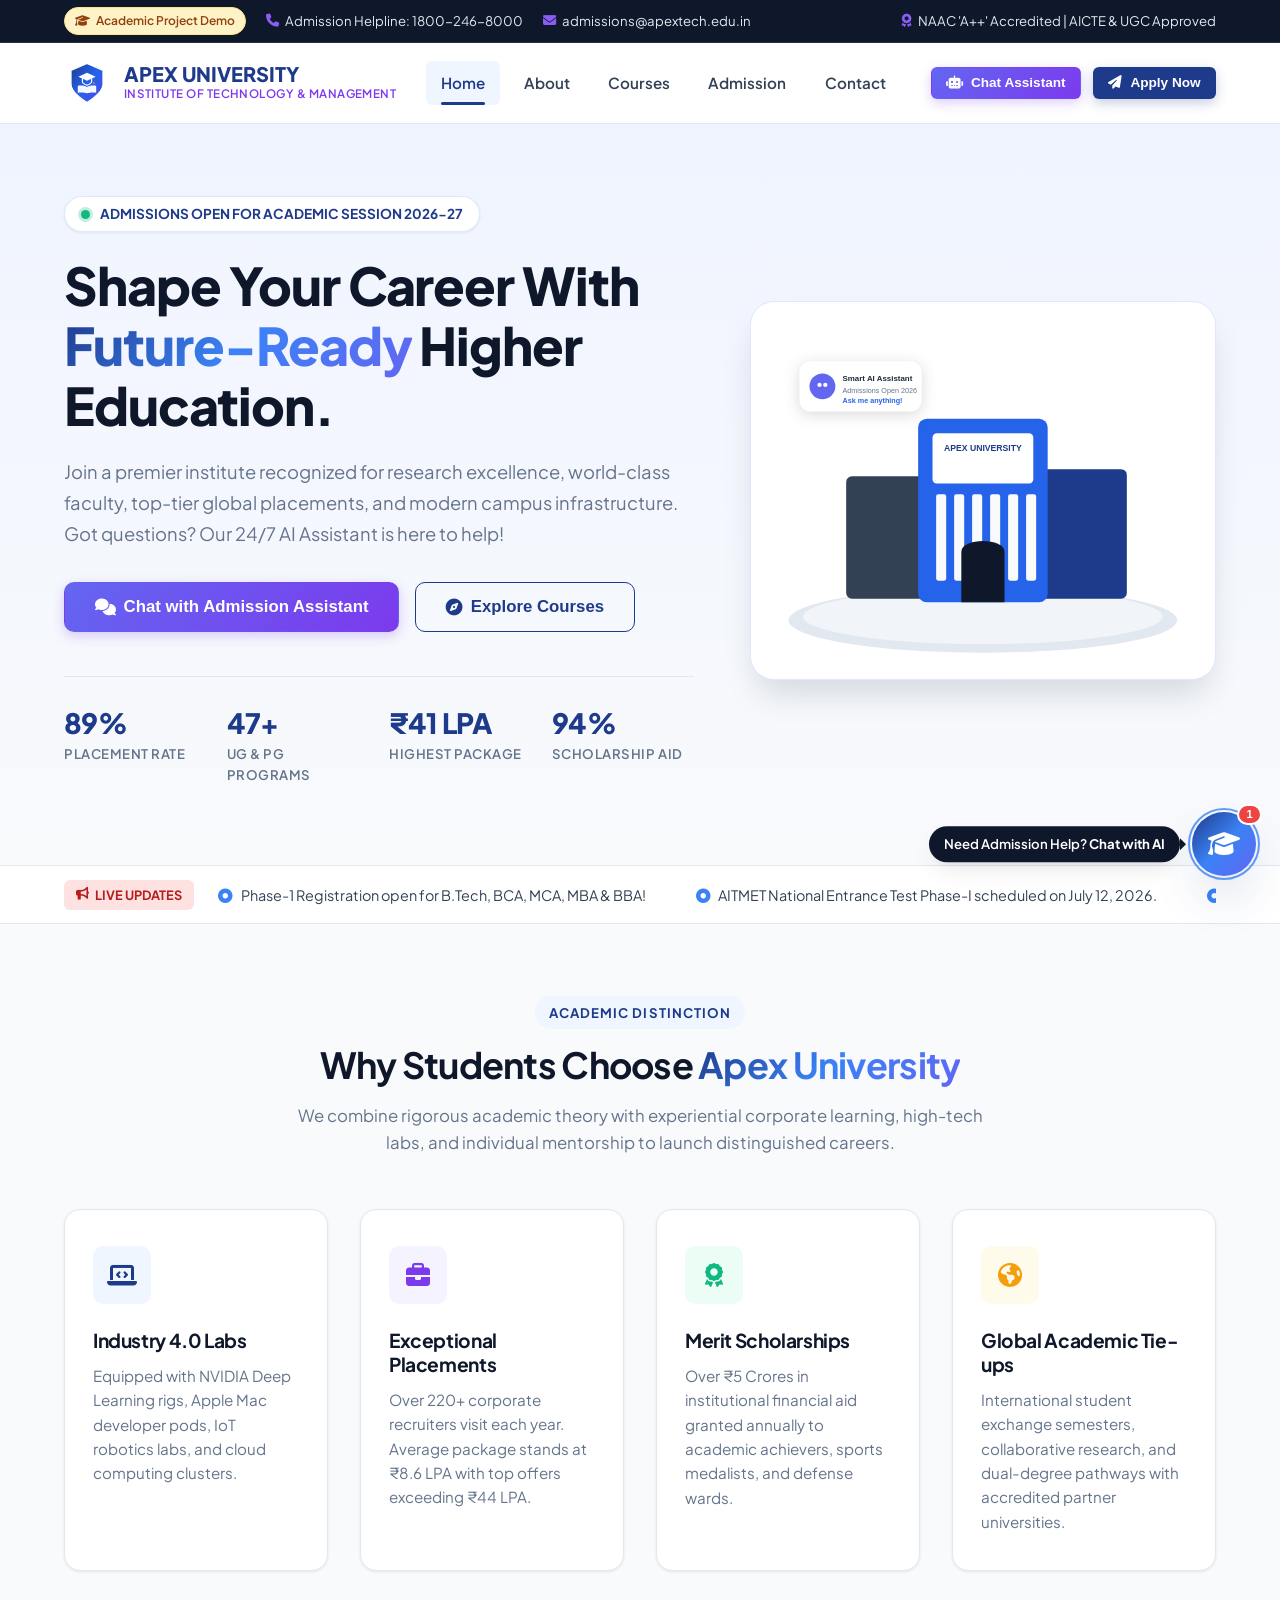
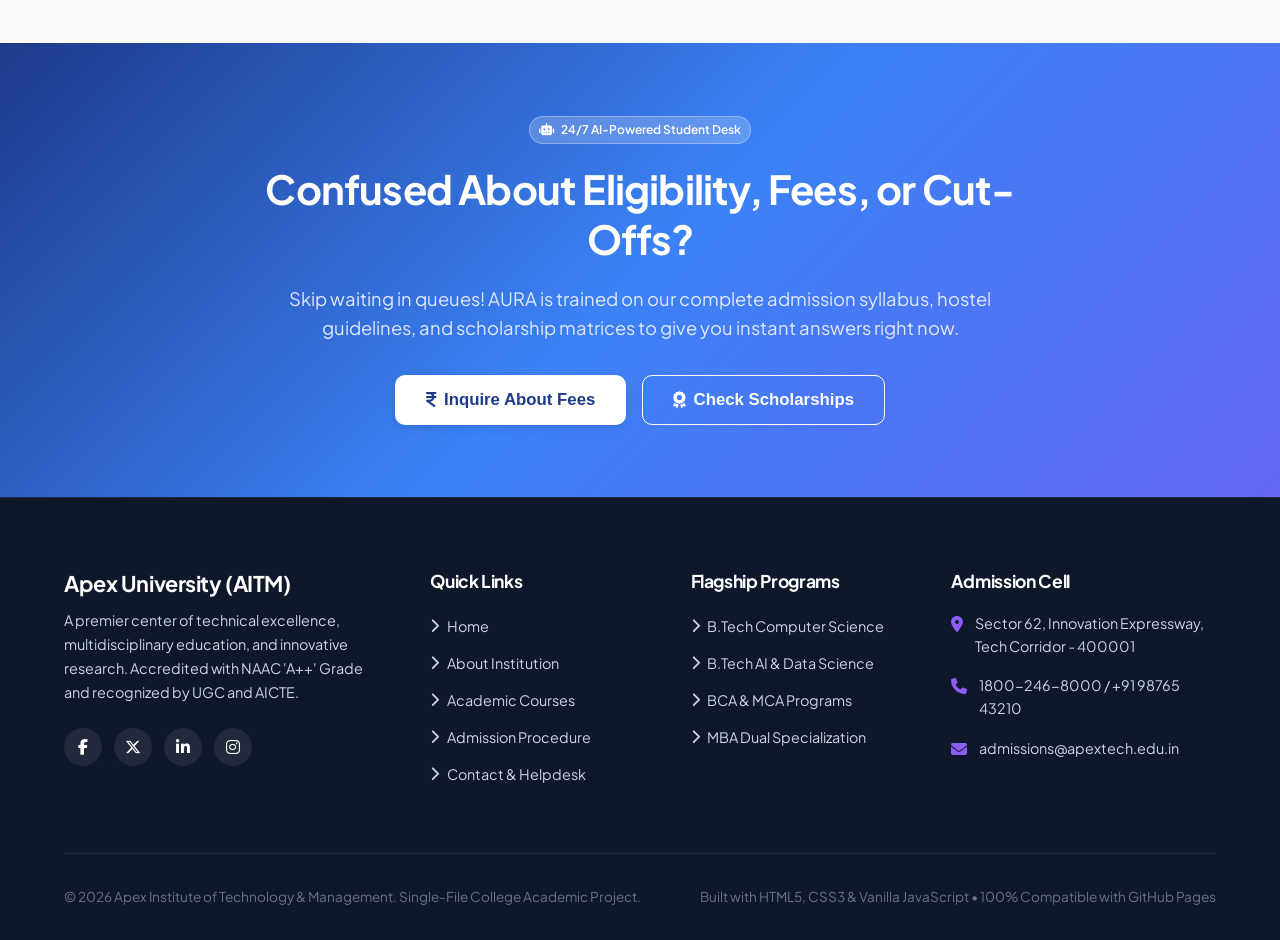
<file: index.html>
<!DOCTYPE html>
<html lang="en">
<head>
  <meta charset="UTF-8">
  <meta name="viewport" content="width=device-width, initial-scale=1.0">
  <meta name="description" content="Smart College Admission Assistant – AI-Based Student Query Chatbot Web Application. Single-File All-in-One Educational Portal.">
  <title>Apex Institute of Technology & Management | Smart Admission Assistant</title>

  <!-- Favicon (Inline SVG Data URI) -->
  <link rel="icon" type="image/svg+xml" href="data:image/svg+xml,<svg xmlns='http://www.w3.org/2000/svg' viewBox='0 0 64 64'><defs><linearGradient id='favGrad' x1='0%25' y1='0%25' x2='100%25' y2='100%25'><stop offset='0%25' stop-color='%231e3a8a'/><stop offset='100%25' stop-color='%234f46e5'/></linearGradient></defs><rect width='64' height='64' rx='16' fill='url(%23favGrad)'/><path d='M32 14 L52 24 L32 34 L12 24 Z' fill='%23ffffff'/><path d='M22 29 V38 C22 43 32 46 32 46 C32 46 42 43 42 38 V29' fill='none' stroke='%23ffffff' stroke-width='3' stroke-linecap='round'/><circle cx='48' cy='38' r='3' fill='%23f59e0b'/><line x1='48' y1='26' x2='48' y2='36' stroke='%23f59e0b' stroke-width='2.5'/></svg>">

  <!-- Google Fonts: Plus Jakarta Sans -->
  <link rel="preconnect" href="https://fonts.googleapis.com">
  <link rel="preconnect" href="https://fonts.gstatic.com" crossorigin>
  <link href="https://fonts.googleapis.com/css2?family=Plus+Jakarta+Sans:wght@300;400;500;600;700;800&display=swap" rel="stylesheet">

  <!-- Font Awesome 6 Icons (CDN) -->
  <link rel="stylesheet" href="https://cdnjs.cloudflare.com/ajax/libs/font-awesome/6.5.1/css/all.min.css" integrity="sha512-DTOQO9RWCH3ppGqcWaEA1BIZOC6xxalwEsw9c2QQeAIftl+Vegovlnee1c9QX4TctnWMn13TZye+giMm8e2LwA==" crossorigin="anonymous" referrerpolicy="no-referrer" />

  <!-- ======================================================================
       ALL STYLES (COMPLETE EMBEDDED CSS3 DESIGN SYSTEM)
       ====================================================================== -->
  <style>
    /* CSS Variables & Academic Theme */
    :root {
      --primary: #1e3a8a;
      --primary-hover: #1e40af;
      --primary-light: #3b82f6;
      --primary-subtle: #eff6ff;
      --primary-dark: #0f172a;

      --accent: #6366f1;
      --accent-purple: #7c3aed;
      --accent-light: #8b5cf6;
      --accent-subtle: #f5f3ff;
      --accent-gradient: linear-gradient(135deg, #1e3a8a 0%, #3b82f6 50%, #6366f1 100%);
      --purple-gradient: linear-gradient(135deg, #6366f1 0%, #7c3aed 100%);

      --bg-body: #f8fafc;
      --bg-surface: #ffffff;
      --bg-alt: #f1f5f9;

      --text-main: #0f172a;
      --text-body: #334155;
      --text-muted: #64748b;
      --text-light: #94a3b8;
      --text-white: #ffffff;

      --success: #10b981;
      --success-bg: #ecfdf5;
      --warning: #f59e0b;
      --warning-bg: #fffbeb;
      --danger: #ef4444;
      --danger-bg: #fef2f2;

      --border-color: #e2e8f0;
      --shadow-sm: 0 1px 3px rgba(15, 23, 42, 0.08);
      --shadow-md: 0 4px 12px -2px rgba(15, 23, 42, 0.08), 0 2px 6px -1px rgba(15, 23, 42, 0.04);
      --shadow-lg: 0 10px 25px -5px rgba(15, 23, 42, 0.1), 0 8px 10px -6px rgba(15, 23, 42, 0.05);
      --shadow-xl: 0 20px 35px -8px rgba(15, 23, 42, 0.15);
      --shadow-floating: 0 25px 50px -12px rgba(30, 58, 138, 0.28);

      --radius-sm: 6px;
      --radius-md: 10px;
      --radius-lg: 16px;
      --radius-xl: 24px;
      --radius-full: 9999px;
      --transition: all 0.25s cubic-bezier(0.4, 0, 0.2, 1);
      --container-max: 1200px;
      --header-height: 80px;
    }

    *, *::before, *::after {
      box-sizing: border-box;
      margin: 0;
      padding: 0;
    }

    html {
      scroll-behavior: smooth;
      font-size: 16px;
    }

    body {
      font-family: 'Plus Jakarta Sans', -apple-system, BlinkMacSystemFont, 'Segoe UI', Roboto, sans-serif;
      background-color: var(--bg-body);
      color: var(--text-body);
      line-height: 1.6;
      overflow-x: hidden;
      -webkit-font-smoothing: antialiased;
    }

    h1, h2, h3, h4, h5, h6 {
      color: var(--text-main);
      font-weight: 700;
      line-height: 1.25;
      letter-spacing: -0.02em;
    }

    p { margin-bottom: 1rem; }
    p:last-child { margin-bottom: 0; }
    a { color: var(--primary-light); text-decoration: none; transition: var(--transition); cursor: pointer; }
    a:hover { color: var(--primary); }
    img, svg { display: block; max-width: 100%; }
    ul { list-style: none; }

    /* Single-File Page View Mechanism */
    .page-view {
      display: none;
      animation: fadeInView 0.35s ease;
    }
    .page-view.active {
      display: block;
    }
    @keyframes fadeInView {
      from { opacity: 0; transform: translateY(8px); }
      to { opacity: 1; transform: translateY(0); }
    }

    /* Layout & Utilities */
    .container {
      width: 100%;
      max-width: var(--container-max);
      margin-left: auto;
      margin-right: auto;
      padding-left: 1.5rem;
      padding-right: 1.5rem;
    }

    .section-padding {
      padding-top: 4.5rem;
      padding-bottom: 4.5rem;
    }

    .section-title-wrap {
      text-align: center;
      max-width: 720px;
      margin: 0 auto 3.25rem auto;
    }

    .section-subtitle {
      display: inline-block;
      font-size: 0.825rem;
      font-weight: 700;
      text-transform: uppercase;
      letter-spacing: 0.08em;
      color: var(--primary);
      background: var(--primary-subtle);
      padding: 0.35rem 0.9rem;
      border-radius: var(--radius-full);
      margin-bottom: 0.85rem;
    }

    .section-subtitle.purple {
      color: var(--accent-purple);
      background: var(--accent-subtle);
    }

    .section-title {
      font-size: 2.25rem;
      margin-bottom: 1rem;
    }

    .section-desc {
      font-size: 1.05rem;
      color: var(--text-muted);
    }

    .text-gradient {
      background: var(--accent-gradient);
      -webkit-background-clip: text;
      -webkit-text-fill-color: transparent;
    }

    .demo-tag {
      display: inline-flex;
      align-items: center;
      gap: 0.4rem;
      background: #fef3c7;
      color: #92400e;
      font-size: 0.75rem;
      font-weight: 600;
      padding: 0.2rem 0.6rem;
      border-radius: var(--radius-full);
      border: 1px solid #fde68a;
    }

    /* Buttons */
    .btn {
      display: inline-flex;
      align-items: center;
      justify-content: center;
      gap: 0.5rem;
      font-weight: 600;
      font-size: 0.95rem;
      padding: 0.75rem 1.5rem;
      border-radius: var(--radius-md);
      border: 1px solid transparent;
      cursor: pointer;
      transition: var(--transition);
      text-align: center;
      white-space: nowrap;
    }

    .btn-primary {
      background: var(--primary);
      color: var(--text-white);
      box-shadow: 0 4px 12px rgba(30, 58, 138, 0.25);
    }
    .btn-primary:hover {
      background: var(--primary-hover);
      color: var(--text-white);
      transform: translateY(-2px);
      box-shadow: 0 6px 16px rgba(30, 58, 138, 0.35);
    }

    .btn-purple {
      background: var(--purple-gradient);
      color: var(--text-white);
      box-shadow: 0 4px 12px rgba(124, 58, 237, 0.25);
    }
    .btn-purple:hover {
      color: var(--text-white);
      transform: translateY(-2px);
      box-shadow: 0 6px 18px rgba(124, 58, 237, 0.35);
    }

    .btn-outline {
      background: transparent;
      color: var(--primary);
      border-color: var(--primary);
    }
    .btn-outline:hover {
      background: var(--primary);
      color: var(--text-white);
      transform: translateY(-2px);
    }

    .btn-white {
      background: #ffffff;
      color: var(--primary);
      box-shadow: var(--shadow-md);
    }
    .btn-white:hover {
      background: #f8fafc;
      transform: translateY(-2px);
    }

    .btn-sm {
      padding: 0.45rem 0.9rem;
      font-size: 0.85rem;
      border-radius: var(--radius-sm);
    }
    .btn-lg {
      padding: 0.9rem 1.85rem;
      font-size: 1.05rem;
      border-radius: var(--radius-md);
    }

    /* Top Announcement Bar */
    .top-announcement-bar {
      background: var(--primary-dark);
      color: #cbd5e1;
      font-size: 0.825rem;
      padding: 0.45rem 0;
      border-bottom: 1px solid rgba(255, 255, 255, 0.1);
    }

    .top-bar-content {
      display: flex;
      align-items: center;
      justify-content: space-between;
      flex-wrap: wrap;
      gap: 0.75rem;
    }

    .top-bar-left, .top-bar-right {
      display: flex;
      align-items: center;
      gap: 1.25rem;
      flex-wrap: wrap;
    }

    .top-bar-item {
      display: flex;
      align-items: center;
      gap: 0.4rem;
      color: #e2e8f0;
    }
    .top-bar-item i { color: var(--accent-light); }
    .top-bar-item a { color: #e2e8f0; }
    .top-bar-item a:hover { color: #ffffff; text-decoration: underline; }

    /* Site Header */
    .site-header {
      position: sticky;
      top: 0;
      z-index: 1000;
      background: rgba(255, 255, 255, 0.95);
      backdrop-filter: blur(10px);
      border-bottom: 1px solid var(--border-color);
      transition: var(--transition);
    }

    .site-header.scrolled {
      box-shadow: var(--shadow-md);
    }

    .nav-container {
      display: flex;
      align-items: center;
      justify-content: space-between;
      height: var(--header-height);
    }

    .brand-logo {
      display: flex;
      align-items: center;
      gap: 0.85rem;
      cursor: pointer;
    }

    .brand-logo svg {
      width: 46px;
      height: 46px;
    }

    .brand-title {
      font-size: 1.25rem;
      font-weight: 800;
      line-height: 1.15;
      color: var(--primary);
      display: block;
    }

    .brand-subtitle {
      font-size: 0.725rem;
      font-weight: 600;
      color: var(--accent-purple);
      letter-spacing: 0.04em;
      text-transform: uppercase;
      display: block;
    }

    .nav-menu {
      display: flex;
      align-items: center;
      gap: 0.5rem;
    }

    .nav-link {
      font-size: 0.95rem;
      font-weight: 600;
      color: var(--text-body);
      padding: 0.6rem 0.95rem;
      border-radius: var(--radius-sm);
      cursor: pointer;
      transition: var(--transition);
      position: relative;
    }
    .nav-link:hover {
      color: var(--primary);
      background: var(--primary-subtle);
    }
    .nav-link.active {
      color: var(--primary);
      background: var(--primary-subtle);
    }
    .nav-link.active::after {
      content: '';
      position: absolute;
      bottom: 0;
      left: 0.95rem;
      right: 0.95rem;
      height: 2.5px;
      background: var(--primary);
      border-radius: var(--radius-full);
    }

    .nav-actions {
      display: flex;
      align-items: center;
      gap: 0.75rem;
    }

    .mobile-toggle-btn {
      display: none;
      background: transparent;
      border: none;
      font-size: 1.4rem;
      color: var(--text-main);
      cursor: pointer;
      padding: 0.5rem;
    }

    /* Hero Section */
    .hero-section {
      background: linear-gradient(180deg, #f0f4ff 0%, #f8fafc 100%);
      padding: 4.5rem 0 5rem 0;
      overflow: hidden;
    }

    .hero-grid {
      display: grid;
      grid-template-columns: 1.15fr 0.85fr;
      align-items: center;
      gap: 3.5rem;
    }

    .hero-badge {
      display: inline-flex;
      align-items: center;
      gap: 0.6rem;
      background: #ffffff;
      padding: 0.4rem 1rem;
      border-radius: var(--radius-full);
      border: 1px solid #dbeafe;
      box-shadow: var(--shadow-sm);
      margin-bottom: 1.5rem;
    }

    .hero-badge-dot {
      width: 9px;
      height: 9px;
      background: var(--success);
      border-radius: 50%;
      box-shadow: 0 0 0 3px rgba(16, 185, 129, 0.25);
    }

    .hero-badge-text {
      font-size: 0.85rem;
      font-weight: 700;
      color: var(--primary);
    }

    .hero-title {
      font-size: 3.25rem;
      font-weight: 800;
      line-height: 1.15;
      margin-bottom: 1.25rem;
      color: var(--primary-dark);
    }

    .hero-lead {
      font-size: 1.15rem;
      color: var(--text-muted);
      margin-bottom: 2rem;
      line-height: 1.7;
    }

    .hero-cta-group {
      display: flex;
      align-items: center;
      gap: 1rem;
      flex-wrap: wrap;
      margin-bottom: 2.75rem;
    }

    .hero-stats-row {
      display: grid;
      grid-template-columns: repeat(4, 1fr);
      gap: 1.25rem;
      padding-top: 1.75rem;
      border-top: 1px solid var(--border-color);
    }

    .hero-stat-item h4 {
      font-size: 1.75rem;
      font-weight: 800;
      color: var(--primary);
      margin-bottom: 0.15rem;
    }

    .hero-stat-item p {
      font-size: 0.825rem;
      font-weight: 600;
      color: var(--text-muted);
      text-transform: uppercase;
      letter-spacing: 0.04em;
    }

    .hero-illustration-wrapper {
      position: relative;
      background: #ffffff;
      padding: 1rem;
      border-radius: var(--radius-xl);
      box-shadow: var(--shadow-xl);
      border: 1px solid #e0e7ff;
    }

    /* News Ticker */
    .ticker-section {
      background: #ffffff;
      border-top: 1px solid var(--border-color);
      border-bottom: 1px solid var(--border-color);
      padding: 0.85rem 0;
    }

    .ticker-wrapper {
      display: flex;
      align-items: center;
      gap: 1.5rem;
      overflow: hidden;
    }

    .ticker-badge {
      flex-shrink: 0;
      display: inline-flex;
      align-items: center;
      gap: 0.4rem;
      background: #fee2e2;
      color: #b91c1c;
      font-size: 0.8rem;
      font-weight: 700;
      padding: 0.3rem 0.75rem;
      border-radius: var(--radius-sm);
      text-transform: uppercase;
    }

    .ticker-content {
      white-space: nowrap;
      overflow: hidden;
    }

    .ticker-scroll {
      display: inline-block;
      animation: scrollTicker 30s linear infinite;
      font-size: 0.9rem;
      color: var(--text-body);
    }
    .ticker-scroll:hover { animation-play-state: paused; }
    .ticker-scroll span { margin-right: 3rem; }
    .ticker-scroll span i { color: var(--primary-light); margin-right: 0.4rem; }

    @keyframes scrollTicker {
      0% { transform: translateX(0); }
      100% { transform: translateX(-50%); }
    }

    /* Features Grid */
    .features-grid {
      display: grid;
      grid-template-columns: repeat(auto-fit, minmax(260px, 1fr));
      gap: 2rem;
    }

    .feature-card {
      background: var(--bg-surface);
      padding: 2.25rem 1.75rem;
      border-radius: var(--radius-lg);
      border: 1px solid var(--border-color);
      box-shadow: var(--shadow-sm);
      transition: var(--transition);
      position: relative;
      overflow: hidden;
    }
    .feature-card::before {
      content: '';
      position: absolute;
      top: 0;
      left: 0;
      right: 0;
      height: 4px;
      background: var(--accent-gradient);
      opacity: 0;
      transition: var(--transition);
    }
    .feature-card:hover {
      transform: translateY(-6px);
      box-shadow: var(--shadow-xl);
      border-color: #cbd5e1;
    }
    .feature-card:hover::before { opacity: 1; }

    .feature-icon-box {
      width: 58px;
      height: 58px;
      border-radius: var(--radius-md);
      display: flex;
      align-items: center;
      justify-content: center;
      font-size: 1.5rem;
      margin-bottom: 1.5rem;
      transition: var(--transition);
    }
    .feature-icon-box.blue { background: var(--primary-subtle); color: var(--primary); }
    .feature-icon-box.purple { background: var(--accent-subtle); color: var(--accent-purple); }
    .feature-icon-box.green { background: var(--success-bg); color: var(--success); }
    .feature-icon-box.amber { background: var(--warning-bg); color: var(--warning); }
    .feature-card:hover .feature-icon-box { transform: scale(1.08); }

    .feature-title { font-size: 1.2rem; margin-bottom: 0.75rem; }
    .feature-desc { font-size: 0.95rem; color: var(--text-muted); }

    /* Courses Catalog */
    .course-controls { margin-bottom: 2.5rem; }
    .course-search-wrapper { max-width: 500px; margin: 0 auto 1.5rem auto; position: relative; }

    .course-search-input {
      width: 100%;
      padding: 0.85rem 1.25rem 0.85rem 3rem;
      border-radius: var(--radius-full);
      border: 1px solid var(--border-color);
      background: #ffffff;
      font-size: 0.95rem;
      box-shadow: var(--shadow-sm);
      outline: none;
      transition: var(--transition);
    }
    .course-search-input:focus {
      border-color: var(--primary-light);
      box-shadow: 0 0 0 3px rgba(59, 130, 246, 0.2);
    }

    .course-search-icon {
      position: absolute;
      left: 1.15rem;
      top: 50%;
      transform: translateY(-50%);
      color: var(--text-light);
      font-size: 1.05rem;
    }

    .course-filter-tabs {
      display: flex;
      justify-content: center;
      flex-wrap: wrap;
      gap: 0.6rem;
    }

    .filter-tab-btn {
      background: #ffffff;
      color: var(--text-body);
      border: 1px solid var(--border-color);
      padding: 0.55rem 1.25rem;
      border-radius: var(--radius-full);
      font-weight: 600;
      font-size: 0.9rem;
      cursor: pointer;
      transition: var(--transition);
    }
    .filter-tab-btn:hover {
      background: var(--primary-subtle);
      color: var(--primary);
    }
    .filter-tab-btn.active {
      background: var(--primary);
      color: var(--text-white);
      border-color: var(--primary);
      box-shadow: 0 4px 10px rgba(30, 58, 138, 0.2);
    }

    .courses-grid {
      display: grid;
      grid-template-columns: repeat(auto-fill, minmax(340px, 1fr));
      gap: 2rem;
    }

    .course-card {
      background: #ffffff;
      border-radius: var(--radius-lg);
      border: 1px solid var(--border-color);
      box-shadow: var(--shadow-sm);
      overflow: hidden;
      display: flex;
      flex-direction: column;
      transition: var(--transition);
    }
    .course-card:hover {
      transform: translateY(-5px);
      box-shadow: var(--shadow-xl);
      border-color: #cbd5e1;
    }

    .course-card-header {
      padding: 1.5rem 1.5rem 1rem 1.5rem;
      border-bottom: 1px solid var(--border-color);
      background: linear-gradient(180deg, #f8fafc 0%, #ffffff 100%);
    }

    .course-badges-row {
      display: flex;
      align-items: center;
      justify-content: space-between;
      gap: 0.5rem;
      margin-bottom: 0.75rem;
    }

    .course-level-badge {
      font-size: 0.75rem;
      font-weight: 700;
      text-transform: uppercase;
      letter-spacing: 0.05em;
      padding: 0.25rem 0.65rem;
      border-radius: var(--radius-sm);
    }
    .level-ug { background: #e0f2fe; color: #0369a1; }
    .level-pg { background: #f3e8ff; color: #7e22ce; }

    .course-duration-badge {
      font-size: 0.8rem;
      font-weight: 600;
      color: var(--text-muted);
      display: flex;
      align-items: center;
      gap: 0.3rem;
    }

    .course-title { font-size: 1.25rem; font-weight: 700; color: var(--primary-dark); }
    .course-card-body { padding: 1.5rem; flex-grow: 1; display: flex; flex-direction: column; }
    .course-description { font-size: 0.925rem; color: var(--text-muted); margin-bottom: 1.25rem; }

    .course-meta-list {
      margin-bottom: 1.5rem;
      background: var(--bg-body);
      padding: 1rem;
      border-radius: var(--radius-md);
      border: 1px solid #f1f5f9;
    }

    .course-meta-item {
      display: flex;
      align-items: flex-start;
      gap: 0.6rem;
      font-size: 0.85rem;
      margin-bottom: 0.5rem;
    }
    .course-meta-item:last-child { margin-bottom: 0; }
    .course-meta-item i { color: var(--primary-light); margin-top: 0.2rem; flex-shrink: 0; }
    .course-meta-item strong { color: var(--text-main); min-width: 80px; }

    .course-card-footer {
      padding: 1.25rem 1.5rem;
      border-top: 1px solid var(--border-color);
      background: #ffffff;
      display: flex;
      align-items: center;
      justify-content: space-between;
      gap: 0.75rem;
    }

    .course-fee-val { font-size: 1.15rem; font-weight: 800; color: var(--primary); }

    /* Admission Roadmap */
    .roadmap-grid {
      display: grid;
      grid-template-columns: repeat(4, 1fr);
      gap: 1.5rem;
      position: relative;
    }

    .roadmap-step-card {
      background: #ffffff;
      border-radius: var(--radius-lg);
      border: 1px solid var(--border-color);
      padding: 2rem 1.5rem;
      box-shadow: var(--shadow-sm);
      text-align: center;
      transition: var(--transition);
    }
    .roadmap-step-card:hover {
      transform: translateY(-6px);
      box-shadow: var(--shadow-lg);
    }

    .step-number-badge {
      width: 48px;
      height: 48px;
      border-radius: 50%;
      background: var(--primary);
      color: #ffffff;
      font-weight: 800;
      font-size: 1.25rem;
      display: flex;
      align-items: center;
      justify-content: center;
      margin: 0 auto 1.25rem auto;
      box-shadow: 0 4px 10px rgba(30, 58, 138, 0.25);
    }
    .step-card-purple .step-number-badge {
      background: var(--accent-purple);
      box-shadow: 0 4px 10px rgba(124, 58, 237, 0.25);
    }

    /* Forms */
    .form-card {
      background: #ffffff;
      border-radius: var(--radius-xl);
      border: 1px solid var(--border-color);
      box-shadow: var(--shadow-lg);
      padding: 2.5rem;
    }

    .form-grid {
      display: grid;
      grid-template-columns: repeat(2, 1fr);
      gap: 1.25rem;
    }

    .form-group { display: flex; flex-direction: column; }
    .form-group.col-span-2 { grid-column: span 2; }

    .form-label {
      font-size: 0.875rem;
      font-weight: 600;
      color: var(--text-main);
      margin-bottom: 0.45rem;
    }
    .form-label .required { color: var(--danger); }

    .form-control {
      width: 100%;
      padding: 0.8rem 1rem;
      border: 1.5px solid var(--border-color);
      border-radius: var(--radius-md);
      font-size: 0.95rem;
      color: var(--text-main);
      background-color: #ffffff;
      outline: none;
      transition: var(--transition);
    }
    .form-control:focus {
      border-color: var(--primary-light);
      box-shadow: 0 0 0 3px rgba(59, 130, 246, 0.2);
    }
    .form-control.error {
      border-color: var(--danger);
      background-color: #fef2f2;
    }

    .form-error-msg {
      font-size: 0.8rem;
      color: var(--danger);
      margin-top: 0.35rem;
      display: none;
      align-items: center;
      gap: 0.3rem;
    }
    .form-error-msg.visible { display: flex; }

    /* Documents Checklist */
    .docs-checklist-grid {
      display: grid;
      grid-template-columns: repeat(auto-fit, minmax(280px, 1fr));
      gap: 1.25rem;
    }

    .doc-check-item {
      background: #ffffff;
      padding: 1.15rem 1.25rem;
      border-radius: var(--radius-md);
      border: 1px solid var(--border-color);
      display: flex;
      align-items: flex-start;
      gap: 0.85rem;
    }
    .doc-check-item i { color: var(--success); font-size: 1.2rem; margin-top: 0.2rem; flex-shrink: 0; }
    .doc-check-info h5 { font-size: 0.95rem; margin-bottom: 0.2rem; }
    .doc-check-info p { font-size: 0.825rem; color: var(--text-muted); }

    /* Important Dates Table */
    .dates-table-wrapper {
      background: #ffffff;
      border-radius: var(--radius-lg);
      border: 1px solid var(--border-color);
      overflow-x: auto;
      box-shadow: var(--shadow-sm);
    }

    .dates-table {
      width: 100%;
      border-collapse: collapse;
      text-align: left;
    }
    .dates-table th, .dates-table td {
      padding: 1.1rem 1.5rem;
      border-bottom: 1px solid var(--border-color);
    }
    .dates-table th {
      background: var(--bg-body);
      font-weight: 700;
      font-size: 0.85rem;
      color: var(--text-main);
      text-transform: uppercase;
      letter-spacing: 0.05em;
    }
    .dates-table td { font-size: 0.925rem; }
    .dates-table tr:last-child td { border-bottom: none; }

    .status-pill {
      display: inline-block;
      padding: 0.25rem 0.65rem;
      border-radius: var(--radius-full);
      font-size: 0.775rem;
      font-weight: 700;
      text-transform: uppercase;
    }
    .status-active { background: var(--success-bg); color: var(--success); }
    .status-upcoming { background: var(--warning-bg); color: var(--warning); }

    /* Modal / Receipt */
    .modal-overlay {
      position: fixed;
      inset: 0;
      background: rgba(15, 23, 42, 0.65);
      backdrop-filter: blur(4px);
      display: flex;
      align-items: center;
      justify-content: center;
      z-index: 99999;
      padding: 1.5rem;
      opacity: 0;
      visibility: hidden;
      transition: var(--transition);
    }
    .modal-overlay.active { opacity: 1; visibility: visible; }

    .modal-dialog {
      background: #ffffff;
      width: 100%;
      max-width: 580px;
      border-radius: var(--radius-xl);
      box-shadow: var(--shadow-xl);
      overflow: hidden;
      transform: translateY(20px) scale(0.96);
      transition: var(--transition);
    }
    .modal-overlay.active .modal-dialog { transform: translateY(0) scale(1); }

    .modal-header {
      padding: 1.5rem 1.75rem;
      background: var(--primary-subtle);
      border-bottom: 1px solid var(--border-color);
      display: flex;
      align-items: center;
      justify-content: space-between;
    }
    .modal-header h3 { font-size: 1.25rem; color: var(--primary); display: flex; align-items: center; gap: 0.5rem; }
    .modal-close-btn { background: transparent; border: none; font-size: 1.35rem; color: var(--text-muted); cursor: pointer; }
    .modal-close-btn:hover { color: var(--danger); }
    .modal-body { padding: 2rem 1.75rem; }

    .application-ref-box {
      background: var(--bg-body);
      border: 2px dashed #cbd5e1;
      border-radius: var(--radius-md);
      padding: 1.25rem;
      text-align: center;
      margin-bottom: 1.5rem;
    }
    .application-ref-id {
      font-size: 1.6rem;
      font-weight: 800;
      color: var(--primary);
      letter-spacing: 0.08em;
      margin: 0.25rem 0;
    }

    .receipt-detail-row {
      display: flex;
      justify-content: space-between;
      padding: 0.45rem 0;
      border-bottom: 1px solid #f1f5f9;
      font-size: 0.9rem;
    }
    .modal-footer {
      padding: 1.25rem 1.75rem;
      border-top: 1px solid var(--border-color);
      background: var(--bg-body);
      display: flex;
      justify-content: flex-end;
      gap: 0.75rem;
    }

    /* FAQ Accordion */
    .faq-list {
      max-width: 820px;
      margin: 0 auto;
      display: flex;
      flex-direction: column;
      gap: 1rem;
    }
    .faq-item {
      background: #ffffff;
      border: 1px solid var(--border-color);
      border-radius: var(--radius-lg);
      overflow: hidden;
      box-shadow: var(--shadow-sm);
    }
    .faq-question-btn {
      width: 100%;
      padding: 1.25rem 1.5rem;
      background: transparent;
      border: none;
      display: flex;
      align-items: center;
      justify-content: space-between;
      gap: 1rem;
      font-size: 1.05rem;
      font-weight: 700;
      color: var(--text-main);
      text-align: left;
      cursor: pointer;
    }
    .faq-question-btn i { color: var(--primary-light); transition: transform 0.3s ease; }
    .faq-item.active .faq-question-btn i { transform: rotate(180deg); }
    .faq-answer-panel {
      max-height: 0;
      overflow: hidden;
      transition: max-height 0.35s ease;
      background: #f8fafc;
    }
    .faq-answer-inner { padding: 1.25rem 1.5rem; font-size: 0.95rem; color: var(--text-body); line-height: 1.65; }

    /* Footer */
    .site-footer {
      background: var(--primary-dark);
      color: #94a3b8;
      padding: 4.5rem 0 2rem 0;
      border-top: 1px solid rgba(255, 255, 255, 0.08);
    }
    .footer-grid {
      display: grid;
      grid-template-columns: 1.5fr 1fr 1fr 1.25fr;
      gap: 3rem;
      margin-bottom: 3.5rem;
    }
    .footer-brand-title { color: #ffffff; font-size: 1.35rem; margin-bottom: 0.75rem; }
    .footer-desc { font-size: 0.9rem; line-height: 1.65; margin-bottom: 1.5rem; color: #cbd5e1; }
    .footer-social-row { display: flex; gap: 0.75rem; }
    .footer-social-btn {
      width: 38px;
      height: 38px;
      border-radius: 50%;
      background: rgba(255, 255, 255, 0.08);
      color: #ffffff;
      display: flex;
      align-items: center;
      justify-content: center;
      transition: var(--transition);
    }
    .footer-social-btn:hover { background: var(--primary-light); transform: translateY(-3px); }
    .footer-widget-title { color: #ffffff; font-size: 1.1rem; margin-bottom: 1.25rem; }
    .footer-links-list li { margin-bottom: 0.7rem; }
    .footer-links-list a { color: #cbd5e1; font-size: 0.9rem; display: inline-flex; align-items: center; gap: 0.45rem; cursor: pointer; }
    .footer-links-list a:hover { color: #ffffff; transform: translateX(4px); }
    .footer-contact-item { display: flex; align-items: flex-start; gap: 0.75rem; margin-bottom: 1rem; font-size: 0.9rem; color: #cbd5e1; }
    .footer-contact-item i { color: var(--accent-light); margin-top: 0.25rem; font-size: 1rem; }
    .footer-bottom-bar {
      padding-top: 2rem;
      border-top: 1px solid rgba(255, 255, 255, 0.08);
      display: flex;
      align-items: center;
      justify-content: space-between;
      flex-wrap: wrap;
      gap: 1rem;
      font-size: 0.85rem;
      color: #64748b;
    }

    /* ======================================================================
       CHATBOT FLOATING WIDGET STYLES
       ====================================================================== */
    .chatbot-widget-container {
      position: fixed;
      bottom: 24px;
      right: 24px;
      z-index: 10000;
      font-family: inherit;
    }

    .chatbot-launcher-btn {
      position: relative;
      width: 64px;
      height: 64px;
      border-radius: 50%;
      background: var(--accent-gradient);
      color: #ffffff;
      border: none;
      box-shadow: var(--shadow-floating);
      cursor: pointer;
      display: flex;
      align-items: center;
      justify-content: center;
      transition: all 0.3s cubic-bezier(0.34, 1.56, 0.64, 1);
      outline: none;
    }
    .chatbot-launcher-btn:hover { transform: scale(1.08); }

    .launcher-icon-open, .launcher-icon-close {
      position: absolute;
      font-size: 1.6rem;
      transition: var(--transition);
    }
    .launcher-icon-close { opacity: 0; transform: rotate(-90deg) scale(0.5); }
    .chatbot-widget-container.active .launcher-icon-open { opacity: 0; transform: rotate(90deg) scale(0.5); }
    .chatbot-widget-container.active .launcher-icon-close { opacity: 1; transform: rotate(0) scale(1); }

    .launcher-pulse-ring {
      position: absolute;
      inset: -4px;
      border-radius: 50%;
      border: 2px solid #3b82f6;
      opacity: 0.8;
      animation: pulsePing 2.2s cubic-bezier(0, 0, 0.2, 1) infinite;
      pointer-events: none;
    }
    @keyframes pulsePing {
      0% { transform: scale(1); opacity: 0.8; }
      70% { transform: scale(1.35); opacity: 0; }
      100% { transform: scale(1.4); opacity: 0; }
    }

    .launcher-notification-pill {
      position: absolute;
      top: -8px;
      right: -6px;
      background: var(--danger);
      color: #ffffff;
      font-size: 0.7rem;
      font-weight: 800;
      padding: 0.15rem 0.45rem;
      border-radius: var(--radius-full);
      border: 2px solid #ffffff;
    }

    .launcher-tooltip-pill {
      position: absolute;
      right: 76px;
      top: 50%;
      transform: translateY(-50%);
      background: var(--primary-dark);
      color: #ffffff;
      font-size: 0.825rem;
      font-weight: 600;
      padding: 0.45rem 0.95rem;
      border-radius: var(--radius-full);
      white-space: nowrap;
      box-shadow: var(--shadow-lg);
      pointer-events: none;
      transition: opacity 0.3s ease;
    }
    .launcher-tooltip-pill::after {
      content: '';
      position: absolute;
      right: -6px;
      top: 50%;
      transform: translateY(-50%);
      border-width: 6px 0 6px 6px;
      border-style: solid;
      border-color: transparent transparent transparent var(--primary-dark);
    }
    .chatbot-widget-container.active .launcher-tooltip-pill { opacity: 0; }

    /* Chat Window */
    .chat-window {
      position: absolute;
      bottom: 80px;
      right: 0;
      width: 400px;
      height: 600px;
      max-width: calc(100vw - 32px);
      max-height: calc(100vh - 120px);
      background: #ffffff;
      border-radius: var(--radius-xl);
      box-shadow: 0 20px 40px -10px rgba(15, 23, 42, 0.25), 0 0 0 1px rgba(15, 23, 42, 0.08);
      display: flex;
      flex-direction: column;
      overflow: hidden;
      opacity: 0;
      visibility: hidden;
      transform: translateY(20px) scale(0.95);
      transform-origin: bottom right;
      transition: all 0.3s cubic-bezier(0.34, 1.3, 0.64, 1);
    }
    .chatbot-widget-container.active .chat-window {
      opacity: 1;
      visibility: visible;
      transform: translateY(0) scale(1);
    }

    .chat-header {
      background: var(--accent-gradient);
      color: #ffffff;
      padding: 1rem 1.25rem;
      display: flex;
      align-items: center;
      justify-content: space-between;
      flex-shrink: 0;
    }

    .chat-header-profile { display: flex; align-items: center; gap: 0.75rem; }
    .chat-bot-avatar {
      position: relative;
      width: 40px;
      height: 40px;
      border-radius: 50%;
      background: #ffffff;
      display: flex;
      align-items: center;
      justify-content: center;
    }
    .chat-bot-avatar svg { width: 34px; height: 34px; }
    .chat-online-dot {
      position: absolute;
      bottom: 1px;
      right: 1px;
      width: 10px;
      height: 10px;
      border-radius: 50%;
      background: var(--success);
      border: 2px solid #ffffff;
    }

    .chat-header-meta h4 { color: #ffffff; font-size: 0.95rem; line-height: 1.2; }
    .chat-header-meta p { font-size: 0.75rem; color: #bfdbfe; }

    .chat-action-btn {
      background: rgba(255, 255, 255, 0.15);
      border: none;
      color: #ffffff;
      width: 32px;
      height: 32px;
      border-radius: 50%;
      cursor: pointer;
      font-size: 0.85rem;
      transition: var(--transition);
      display: inline-flex;
      align-items: center;
      justify-content: center;
    }
    .chat-action-btn:hover { background: rgba(255, 255, 255, 0.3); }

    .chat-suggestions-bar {
      background: var(--bg-body);
      border-bottom: 1px solid var(--border-color);
      padding: 0.65rem 0.85rem;
      display: flex;
      gap: 0.5rem;
      overflow-x: auto;
      scrollbar-width: none;
      flex-shrink: 0;
    }
    .chat-suggestions-bar::-webkit-scrollbar { display: none; }

    .suggestion-chip {
      background: #ffffff;
      color: var(--text-body);
      border: 1px solid var(--border-color);
      padding: 0.35rem 0.75rem;
      border-radius: var(--radius-full);
      font-size: 0.785rem;
      font-weight: 600;
      white-space: nowrap;
      cursor: pointer;
      display: inline-flex;
      align-items: center;
      gap: 0.35rem;
      flex-shrink: 0;
      transition: var(--transition);
    }
    .suggestion-chip i { color: var(--primary-light); font-size: 0.75rem; }
    .suggestion-chip:hover {
      background: var(--primary-subtle);
      color: var(--primary);
      border-color: #bfdbfe;
    }

    .chat-body {
      flex-grow: 1;
      padding: 1.25rem 1rem;
      overflow-y: auto;
      display: flex;
      flex-direction: column;
      gap: 1.15rem;
      background: linear-gradient(180deg, #f8fafc 0%, #ffffff 100%);
    }

    .chat-date-divider { text-align: center; margin: 0.25rem 0; }
    .chat-date-divider span {
      background: #e2e8f0;
      color: var(--text-muted);
      font-size: 0.7rem;
      font-weight: 700;
      padding: 0.2rem 0.65rem;
      border-radius: var(--radius-full);
      text-transform: uppercase;
    }

    .chat-msg-row { display: flex; align-items: flex-end; gap: 0.6rem; width: 100%; }
    .chat-msg-row.bot { justify-content: flex-start; }
    .chat-msg-row.user { justify-content: flex-end; }

    .chat-msg-avatar { width: 28px; height: 28px; border-radius: 50%; flex-shrink: 0; }
    .chat-msg-avatar svg { width: 100%; height: 100%; }

    .chat-msg-bubble-wrap { display: flex; flex-direction: column; max-width: 82%; }
    .chat-msg-row.user .chat-msg-bubble-wrap { align-items: flex-end; }

    .chat-msg-bubble {
      padding: 0.75rem 1rem;
      border-radius: 16px;
      font-size: 0.9rem;
      line-height: 1.5;
      word-break: break-word;
    }
    .chat-msg-row.bot .chat-msg-bubble {
      background: #ffffff;
      color: var(--text-main);
      border: 1px solid var(--border-color);
      border-bottom-left-radius: 4px;
      box-shadow: var(--shadow-sm);
    }
    .chat-msg-row.user .chat-msg-bubble {
      background: var(--accent-gradient);
      color: #ffffff;
      border-bottom-right-radius: 4px;
      box-shadow: 0 4px 10px rgba(30, 58, 138, 0.2);
    }
    .chat-msg-timestamp { font-size: 0.685rem; color: var(--text-light); margin-top: 0.25rem; padding: 0 0.35rem; }

    .bot-action-links {
      display: flex;
      flex-wrap: wrap;
      gap: 0.4rem;
      margin-top: 0.75rem;
      padding-top: 0.6rem;
      border-top: 1px solid #f1f5f9;
    }
    .bot-action-link {
      font-size: 0.785rem;
      font-weight: 700;
      color: var(--primary);
      background: var(--primary-subtle);
      padding: 0.3rem 0.65rem;
      border-radius: var(--radius-sm);
      border: none;
      cursor: pointer;
      display: inline-flex;
      align-items: center;
      gap: 0.35rem;
      transition: var(--transition);
    }
    .bot-action-link:hover { background: var(--primary); color: #ffffff; }

    /* Typing Dots */
    .typing-bubble {
      background: #ffffff;
      border: 1px solid var(--border-color);
      padding: 0.75rem 1rem;
      border-radius: 16px;
      border-bottom-left-radius: 4px;
      display: flex;
      align-items: center;
      gap: 0.35rem;
    }
    .typing-dot {
      width: 7px;
      height: 7px;
      background: var(--primary-light);
      border-radius: 50%;
      animation: typingBounce 1.4s infinite ease-in-out both;
    }
    .typing-dot:nth-child(1) { animation-delay: -0.32s; }
    .typing-dot:nth-child(2) { animation-delay: -0.16s; }
    @keyframes typingBounce {
      0%, 80%, 100% { transform: scale(0.6); opacity: 0.4; }
      40% { transform: scale(1.15); opacity: 1; }
    }

    .chat-footer {
      padding: 0.75rem 1rem;
      background: #ffffff;
      border-top: 1px solid var(--border-color);
      flex-shrink: 0;
    }
    .chat-input-form {
      display: flex;
      align-items: center;
      gap: 0.5rem;
      background: var(--bg-body);
      border: 1px solid var(--border-color);
      border-radius: var(--radius-full);
      padding: 0.3rem 0.5rem 0.3rem 1rem;
    }
    .chat-input-field {
      flex-grow: 1;
      background: transparent;
      border: none;
      font-size: 0.9rem;
      color: var(--text-main);
      outline: none;
      padding: 0.35rem 0;
    }
    .chat-mic-btn {
      background: transparent;
      border: none;
      color: var(--text-muted);
      width: 32px;
      height: 32px;
      border-radius: 50%;
      cursor: pointer;
      display: flex;
      align-items: center;
      justify-content: center;
    }
    .chat-mic-btn.listening { color: var(--danger); animation: pulsePing 1.2s infinite; }
    .chat-send-btn {
      background: var(--primary);
      border: none;
      color: #ffffff;
      width: 36px;
      height: 36px;
      border-radius: 50%;
      cursor: pointer;
      display: flex;
      align-items: center;
      justify-content: center;
    }

    /* Responsive */
    @media (max-width: 1024px) {
      .hero-grid { grid-template-columns: 1fr; }
      .roadmap-grid { grid-template-columns: repeat(2, 1fr); }
      .footer-grid { grid-template-columns: repeat(2, 1fr); }
    }
    @media (max-width: 768px) {
      .top-announcement-bar { display: none; }
      .mobile-toggle-btn { display: block; }
      .nav-menu {
        position: fixed;
        top: var(--header-height);
        left: 0;
        right: 0;
        background: #ffffff;
        flex-direction: column;
        padding: 1.5rem;
        gap: 0.75rem;
        border-bottom: 1px solid var(--border-color);
        box-shadow: var(--shadow-xl);
        transform: translateY(-120%);
        opacity: 0;
        visibility: hidden;
        transition: all 0.35s ease;
      }
      .nav-menu.active { transform: translateY(0); opacity: 1; visibility: visible; }
      .nav-actions { display: none; }
      .hero-title { font-size: 2.35rem; }
      .hero-stats-row { grid-template-columns: repeat(2, 1fr); }
      .form-grid { grid-template-columns: 1fr; }
      .form-group.col-span-2 { grid-column: span 1; }
      .roadmap-grid { grid-template-columns: 1fr; }
      .courses-grid { grid-template-columns: 1fr; }
      .chat-window { width: calc(100vw - 32px); height: calc(100vh - 120px); }
    }

    @media print {
      body * { visibility: hidden; }
      .modal-dialog, .modal-dialog * { visibility: visible; }
      .modal-dialog { position: absolute; left: 0; top: 0; width: 100%; box-shadow: none; border: none; }
      .modal-footer, .chatbot-widget-container { display: none !important; }
    }
  </style>
</head>
<body>

  <!-- ======================================================================
       TOP BAR & SITE HEADER
       ====================================================================== -->
  <div class="top-announcement-bar">
    <div class="container top-bar-content">
      <div class="top-bar-left">
        <span class="demo-tag"><i class="fa-solid fa-graduation-cap"></i> Academic Project Demo</span>
        <div class="top-bar-item">
          <i class="fa-solid fa-phone"></i>
          <span>Admission Helpline: <a href="tel:+9118002468000">1800-246-8000</a></span>
        </div>
        <div class="top-bar-item">
          <i class="fa-solid fa-envelope"></i>
          <span><a href="mailto:admissions@apextech.edu.in">admissions@apextech.edu.in</a></span>
        </div>
      </div>
      <div class="top-bar-right">
        <div class="top-bar-item">
          <i class="fa-solid fa-award"></i>
          <span>NAAC 'A++' Accredited | AICTE & UGC Approved</span>
        </div>
      </div>
    </div>
  </div>

  <header class="site-header" id="site-header">
    <div class="container nav-container">
      <div class="brand-logo" onclick="switchView('home')">
        <!-- University Shield SVG -->
        <svg viewBox="0 0 80 80" xmlns="http://www.w3.org/2000/svg">
          <defs>
            <linearGradient id="shieldG" x1="0%" y1="0%" x2="100%" y2="100%">
              <stop offset="0%" stop-color="#1e3a8a"/><stop offset="50%" stop-color="#2563eb"/><stop offset="100%" stop-color="#4f46e5"/>
            </linearGradient>
            <linearGradient id="goldG" x1="0%" y1="0%" x2="100%" y2="100%">
              <stop offset="0%" stop-color="#f59e0b"/><stop offset="100%" stop-color="#d97706"/>
            </linearGradient>
          </defs>
          <path d="M40 6 L68 18 V42 C68 58 40 74 40 74 C40 74 12 58 12 42 V18 Z" fill="url(#shieldG)" stroke="#ffffff" stroke-width="2.5"/>
          <path d="M40 22 L55 29 L40 36 L25 29 Z" fill="#ffffff"/>
          <path d="M32 32.5 V38 C32 41 40 44 40 44 C40 44 48 41 48 38 V32.5" fill="none" stroke="#ffffff" stroke-width="2" stroke-linecap="round"/>
          <path d="M52 30.5 V39" stroke="url(#goldG)" stroke-width="2" stroke-linecap="round"/><circle cx="52" cy="40" r="1.5" fill="#f59e0b"/>
          <path d="M40 47 C35 44 26 44 24 45 V57 C27 56 35 56 40 58 C45 56 53 56 56 57 V45 C54 44 45 44 40 47 Z" fill="#ffffff" opacity="0.95"/>
        </svg>
        <div>
          <span class="brand-title">APEX UNIVERSITY</span>
          <span class="brand-subtitle">Institute of Technology & Management</span>
        </div>
      </div>

      <nav class="nav-menu" id="nav-menu">
        <a class="nav-link active" onclick="switchView('home')">Home</a>
        <a class="nav-link" onclick="switchView('about')">About</a>
        <a class="nav-link" onclick="switchView('courses')">Courses</a>
        <a class="nav-link" onclick="switchView('admission')">Admission</a>
        <a class="nav-link" onclick="switchView('contact')">Contact</a>
      </nav>

      <div class="nav-actions">
        <button type="button" class="btn btn-purple btn-sm" onclick="openChatWithQuery('What courses are available?')">
          <i class="fa-solid fa-robot"></i> Chat Assistant
        </button>
        <button type="button" class="btn btn-primary btn-sm" onclick="switchView('admission', 'cse')">
          <i class="fa-solid fa-paper-plane"></i> Apply Now
        </button>
      </div>

      <button type="button" class="mobile-toggle-btn" id="mobile-toggle-btn" aria-label="Toggle menu">
        <i class="fa-solid fa-bars"></i>
      </button>
    </div>
  </header>

  <!-- ======================================================================
       VIEW 1: HOME PAGE (DEFAULT ACTIVE)
       ====================================================================== -->
  <main id="view-home" class="page-view active">
    <!-- Hero Section -->
    <section class="hero-section">
      <div class="container hero-grid">
        <div>
          <div class="hero-badge">
            <span class="hero-badge-dot"></span>
            <span class="hero-badge-text">ADMISSIONS OPEN FOR ACADEMIC SESSION 2026-27</span>
          </div>
          <h1 class="hero-title">
            Shape Your Career With <span class="text-gradient">Future-Ready</span> Higher Education.
          </h1>
          <p class="hero-lead">
            Join a premier institute recognized for research excellence, world-class faculty, top-tier global placements, and modern campus infrastructure. Got questions? Our 24/7 AI Assistant is here to help!
          </p>

          <div class="hero-cta-group">
            <button type="button" class="btn btn-purple btn-lg" onclick="openChatWithQuery('Hello! I want to know about admission guidelines.')">
              <i class="fa-solid fa-comments"></i> Chat with Admission Assistant
            </button>
            <button type="button" class="btn btn-outline btn-lg" onclick="switchView('courses')">
              <i class="fa-solid fa-compass"></i> Explore Courses
            </button>
          </div>

          <div class="hero-stats-row">
            <div class="hero-stat-item">
              <h4 class="counter-val" data-target="95" data-suffix="%">0%</h4>
              <p>Placement Rate</p>
            </div>
            <div class="hero-stat-item">
              <h4 class="counter-val" data-target="50" data-suffix="+">0+</h4>
              <p>UG & PG Programs</p>
            </div>
            <div class="hero-stat-item">
              <h4 class="counter-val" data-target="44" data-prefix="₹" data-suffix=" LPA">₹0 LPA</h4>
              <p>Highest Package</p>
            </div>
            <div class="hero-stat-item">
              <h4 class="counter-val" data-target="100" data-suffix="%">0%</h4>
              <p>Scholarship Aid</p>
            </div>
          </div>
        </div>

        <div class="hero-visual">
          <div class="hero-illustration-wrapper">
            <svg viewBox="0 0 600 480" xmlns="http://www.w3.org/2000/svg">
              <ellipse cx="300" cy="420" rx="270" ry="45" fill="#e2e8f0"/>
              <ellipse cx="300" cy="415" rx="250" ry="38" fill="#f1f5f9"/>
              <!-- Wings -->
              <rect x="110" y="220" width="110" height="170" rx="8" fill="#334155"/>
              <rect x="380" y="210" width="120" height="180" rx="8" fill="#1e3a8a"/>
              <!-- Tower -->
              <rect x="210" y="140" width="180" height="255" rx="12" fill="#2563eb"/>
              <rect x="230" y="160" width="140" height="70" rx="6" fill="#ffffff"/>
              <text x="300" y="185" font-family="'Segoe UI', sans-serif" font-size="12" font-weight="700" fill="#1e3a8a" text-anchor="middle">APEX UNIVERSITY</text>
              <g fill="#f8fafc">
                <rect x="235" y="245" width="14" height="120" rx="3"/><rect x="260" y="245" width="14" height="120" rx="3"/>
                <rect x="285" y="245" width="14" height="120" rx="3"/><rect x="310" y="245" width="14" height="120" rx="3"/>
                <rect x="335" y="245" width="14" height="120" rx="3"/><rect x="360" y="245" width="14" height="120" rx="3"/>
              </g>
              <path d="M 270,395 V 325 C 270,305 330,305 330,325 V 395 Z" fill="#0f172a"/>
              <!-- Floating Bubble -->
              <g transform="translate(45, 60)">
                <rect width="170" height="70" rx="16" fill="#ffffff" filter="drop-shadow(0 4px 10px rgba(0,0,0,0.15))"/>
                <circle cx="32" cy="35" r="18" fill="#6366f1"/>
                <circle cx="28" cy="33" r="3" fill="#ffffff"/><circle cx="36" cy="33" r="3" fill="#ffffff"/>
                <text x="60" y="28" font-family="sans-serif" font-size="11" font-weight="700" fill="#1e293b">Smart AI Assistant</text>
                <text x="60" y="44" font-family="sans-serif" font-size="10" fill="#64748b">Admissions Open 2026</text>
                <text x="60" y="58" font-family="sans-serif" font-size="10" font-weight="700" fill="#2563eb">Ask me anything!</text>
              </g>
            </svg>
          </div>
        </div>
      </div>
    </section>

    <!-- News Ticker -->
    <section class="ticker-section">
      <div class="container ticker-wrapper">
        <div class="ticker-badge"><i class="fa-solid fa-bullhorn"></i> Live Updates</div>
        <div class="ticker-content">
          <div class="ticker-scroll">
            <span><i class="fa-solid fa-circle-dot"></i> Phase-1 Registration open for B.Tech, BCA, MCA, MBA & BBA!</span>
            <span><i class="fa-solid fa-circle-dot"></i> AITMET National Entrance Test Phase-I scheduled on July 12, 2026.</span>
            <span><i class="fa-solid fa-circle-dot"></i> Up to 100% Merit Scholarships available for candidates scoring 90%+ in 10+2.</span>
            <span><i class="fa-solid fa-circle-dot"></i> Early bird application fee concession available until June 15, 2026.</span>
          </div>
        </div>
      </div>
    </section>

    <!-- 4 Core Pillars -->
    <section class="section-padding">
      <div class="container">
        <div class="section-title-wrap">
          <span class="section-subtitle">Academic Distinction</span>
          <h2 class="section-title">Why Students Choose <span class="text-gradient">Apex University</span></h2>
          <p class="section-desc">
            We combine rigorous academic theory with experiential corporate learning, high-tech labs, and individual mentorship to launch distinguished careers.
          </p>
        </div>

        <div class="features-grid">
          <div class="feature-card">
            <div class="feature-icon-box blue"><i class="fa-solid fa-laptop-code"></i></div>
            <h3 class="feature-title">Industry 4.0 Labs</h3>
            <p class="feature-desc">Equipped with NVIDIA Deep Learning rigs, Apple Mac developer pods, IoT robotics labs, and cloud computing clusters.</p>
          </div>
          <div class="feature-card">
            <div class="feature-icon-box purple"><i class="fa-solid fa-briefcase"></i></div>
            <h3 class="feature-title">Exceptional Placements</h3>
            <p class="feature-desc">Over 220+ corporate recruiters visit each year. Average package stands at ₹8.6 LPA with top offers exceeding ₹44 LPA.</p>
          </div>
          <div class="feature-card">
            <div class="feature-icon-box green"><i class="fa-solid fa-award"></i></div>
            <h3 class="feature-title">Merit Scholarships</h3>
            <p class="feature-desc">Over ₹5 Crores in institutional financial aid granted annually to academic achievers, sports medalists, and defense wards.</p>
          </div>
          <div class="feature-card">
            <div class="feature-icon-box amber"><i class="fa-solid fa-earth-americas"></i></div>
            <h3 class="feature-title">Global Academic Tie-ups</h3>
            <p class="feature-desc">International student exchange semesters, collaborative research, and dual-degree pathways with accredited partner universities.</p>
          </div>
        </div>
      </div>
    </section>

    <!-- Chatbot CTA Banner -->
    <section class="section-padding" style="background: var(--accent-gradient); color: #ffffff;">
      <div class="container" style="text-align: center; max-width: 800px;">
        <span class="demo-tag" style="background: rgba(255,255,255,0.2); color:#ffffff; border-color:rgba(255,255,255,0.3); margin-bottom: 1.25rem;">
          <i class="fa-solid fa-robot"></i> 24/7 AI-Powered Student Desk
        </span>
        <h2 style="color: #ffffff; font-size: 2.5rem; margin-bottom: 1.25rem;">Confused About Eligibility, Fees, or Cut-Offs?</h2>
        <p style="color: #e0e7ff; font-size: 1.15rem; margin-bottom: 2rem;">
          Skip waiting in queues! AURA is trained on our complete admission syllabus, hostel guidelines, and scholarship matrices to give you instant answers right now.
        </p>
        <div style="display: flex; justify-content: center; gap: 1rem; flex-wrap: wrap;">
          <button type="button" class="btn btn-white btn-lg" onclick="openChatWithQuery('What is the fee structure?')">
            <i class="fa-solid fa-indian-rupee-sign"></i> Inquire About Fees
          </button>
          <button type="button" class="btn btn-outline btn-lg" style="color: #ffffff; border-color: #ffffff;" onclick="openChatWithQuery('Are scholarships available?')">
            <i class="fa-solid fa-award"></i> Check Scholarships
          </button>
        </div>
      </div>
    </section>
  </main>

  <!-- ======================================================================
       VIEW 2: ABOUT PAGE
       ====================================================================== -->
  <main id="view-about" class="page-view">
    <section style="background: linear-gradient(135deg, #1e3a8a 0%, #3b82f6 100%); color: #ffffff; padding: 4rem 0; text-align: center;">
      <div class="container">
        <span class="section-subtitle" style="background: rgba(255, 255, 255, 0.2); color: #ffffff;">ABOUT OUR INSTITUTION</span>
        <h1 style="color: #ffffff; font-size: 2.85rem; margin: 0.5rem 0 1rem 0;">Pioneering Academic Excellence</h1>
        <p style="color: #dbeafe; max-width: 680px; margin: 0 auto; font-size: 1.1rem;">
          Discover the legacy, values, and vision that drive Apex Institute of Technology & Management to empower the next generation of engineers, managers, and innovators.
        </p>
      </div>
    </section>

    <section class="section-padding">
      <div class="container">
        <div style="display: grid; grid-template-columns: 1.1fr 0.9fr; gap: 3.5rem; align-items: center;">
          <div>
            <span class="section-subtitle">OUR LEGACY & VALUES</span>
            <h2 class="section-title">Two Decades of <span class="text-gradient">Transformational Education</span></h2>
            <p style="color: var(--text-body); font-size: 1.05rem; margin-bottom: 1.25rem;">
              Founded in 2004, <strong>Apex Institute of Technology & Management (AITM)</strong> was established under the aegis of the Apex Educational Trust with the noble mission of delivering affordable, world-class technical and managerial education.
            </p>
            <p style="color: var(--text-muted); margin-bottom: 1.5rem;">
              Spread across a scenic 45-acre green Wi-Fi campus, AITM has grown from an initial intake of 240 engineering students to a vibrant multidisciplinary university home to over 6,500 scholars and 350+ distinguished faculty members.
            </p>
            <div style="display: grid; grid-template-columns: repeat(2, 1fr); gap: 1.5rem;">
              <div style="background: #ffffff; padding: 1.25rem; border-radius: var(--radius-md); border: 1px solid var(--border-color);">
                <div style="color: var(--primary); font-size: 1.8rem; font-weight: 800;">2004</div>
                <div style="font-size: 0.85rem; color: var(--text-muted);">Year of Inception</div>
              </div>
              <div style="background: #ffffff; padding: 1.25rem; border-radius: var(--radius-md); border: 1px solid var(--border-color);">
                <div style="color: var(--accent-purple); font-size: 1.8rem; font-weight: 800;">25,000+</div>
                <div style="font-size: 0.85rem; color: var(--text-muted);">Global Alumni Network</div>
              </div>
            </div>
          </div>

          <div style="background: #ffffff; padding: 2rem; border-radius: var(--radius-xl); border: 1px solid var(--border-color); box-shadow: var(--shadow-lg);">
            <div style="display: flex; align-items: center; gap: 1rem; margin-bottom: 1.5rem;">
              <div style="width: 54px; height: 54px; border-radius: 50%; background: var(--primary-subtle); display: flex; align-items: center; justify-content: center; font-size: 1.5rem; color: var(--primary);">
                <i class="fa-solid fa-quote-left"></i>
              </div>
              <div>
                <h4 style="font-size: 1.15rem; margin: 0;">Director's Address</h4>
                <p style="font-size: 0.825rem; color: var(--text-muted); margin: 0;">Prof. (Dr.) Rajesh V. Sharma, Ph.D. (IIT Delhi)</p>
              </div>
            </div>
            <p style="font-style: italic; color: var(--text-body); line-height: 1.7;">
              "At Apex, we do not merely teach textbooks; we cultivate curious minds, ethical leadership, and practical problem-solving capabilities. In an era of rapid technological disruption driven by AI and data, our curriculum gives you the critical edge to excel anywhere in the world."
            </p>
          </div>
        </div>
      </div>
    </section>

    <!-- Vision & Mission -->
    <section class="section-padding" style="background: var(--bg-alt);">
      <div class="container">
        <div class="features-grid">
          <div class="feature-card">
            <div class="feature-icon-box blue"><i class="fa-solid fa-eye"></i></div>
            <h3 class="feature-title">Our Vision</h3>
            <p class="feature-desc">To emerge as a premier globally acknowledged university fostering academic brilliance, breakthrough research, and ethical leadership.</p>
          </div>
          <div class="feature-card">
            <div class="feature-icon-box purple"><i class="fa-solid fa-bullseye"></i></div>
            <h3 class="feature-title">Our Mission</h3>
            <p class="feature-desc">To provide student-centric, outcome-based education through industry-aligned pedagogy, high-impact research labs, and lifelong mentorship.</p>
          </div>
          <div class="feature-card">
            <div class="feature-icon-box green"><i class="fa-solid fa-award"></i></div>
            <h3 class="feature-title">Accreditations</h3>
            <p class="feature-desc">Accredited with NAAC 'A++' Grade (3.72 CGPA), NBA Accredited engineering programs, and approved by UGC and AICTE.</p>
          </div>
        </div>
      </div>
    </section>
  </main>

  <!-- ======================================================================
       VIEW 3: COURSES PAGE
       ====================================================================== -->
  <main id="view-courses" class="page-view">
    <section style="background: linear-gradient(135deg, #1e3a8a 0%, #3b82f6 100%); color: #ffffff; padding: 4rem 0; text-align: center;">
      <div class="container">
        <span class="section-subtitle" style="background: rgba(255, 255, 255, 0.2); color: #ffffff;">ACADEMIC CATALOG 2026-27</span>
        <h1 style="color: #ffffff; font-size: 2.85rem; margin: 0.5rem 0 1rem 0;">Explore Our Degree Programs</h1>
        <p style="color: #dbeafe; max-width: 680px; margin: 0 auto; font-size: 1.1rem;">
          Discover industry-aligned Undergraduate and Postgraduate degrees engineered for tomorrow's technology, computing, and executive leadership roles.
        </p>
      </div>
    </section>

    <section class="section-padding">
      <div class="container">
        <!-- Controls -->
        <div class="course-controls">
          <div class="course-search-wrapper">
            <i class="fa-solid fa-magnifying-glass course-search-icon"></i>
            <input type="text" class="course-search-input" id="course-search-input" placeholder="Search courses by name (e.g. CSE, AI, MBA, MCA)...">
          </div>
          <div class="course-filter-tabs">
            <button type="button" class="filter-tab-btn active" data-category="all">All Disciplines</button>
            <button type="button" class="filter-tab-btn" data-category="computing">Computing & AI</button>
            <button type="button" class="filter-tab-btn" data-category="engineering">Engineering</button>
            <button type="button" class="filter-tab-btn" data-category="management">Management & Commerce</button>
            <button type="button" class="filter-tab-btn" data-category="pg">Postgraduate (PG)</button>
          </div>
        </div>

        <!-- Grid of Courses -->
        <div class="courses-grid" id="courses-grid">
          <!-- B.Tech CSE -->
          <article class="course-card" data-category="computing">
            <div class="course-card-header">
              <div class="course-badges-row">
                <span class="course-level-badge level-ug">Undergraduate</span>
                <span class="course-duration-badge"><i class="fa-regular fa-clock"></i> 4 Years</span>
              </div>
              <h3 class="course-title">B.Tech in Computer Science & Engineering (CSE)</h3>
            </div>
            <div class="course-card-body">
              <p class="course-description">Comprehensive program covering algorithms, cloud architecture, software development, cybersecurity, and DevOps pipelines.</p>
              <div class="course-meta-list">
                <div class="course-meta-item"><i class="fa-solid fa-graduation-cap"></i><div><strong>Eligibility:</strong> 10+2 PCM min 60%</div></div>
                <div class="course-meta-item"><i class="fa-solid fa-building-columns"></i><div><strong>Entrance:</strong> JEE Main / AITMET</div></div>
              </div>
            </div>
            <div class="course-card-footer">
              <div><span style="font-size:0.75rem; color:var(--text-muted);">ANNUAL TUITION</span><div class="course-fee-val">₹1,45,000</div></div>
              <div style="display:flex; gap:0.5rem;">
                <button type="button" class="btn btn-outline btn-sm" onclick="openChatWithQuery('Tell me about B.Tech CSE eligibility, fees and syllabus')"><i class="fa-solid fa-robot"></i> Ask Bot</button>
                <button type="button" class="btn btn-primary btn-sm" onclick="switchView('admission', 'cse')">Apply</button>
              </div>
            </div>
          </article>

          <!-- B.Tech AI & ML -->
          <article class="course-card" data-category="computing">
            <div class="course-card-header">
              <div class="course-badges-row">
                <span class="course-level-badge level-ug">Undergraduate</span>
                <span class="course-duration-badge"><i class="fa-regular fa-clock"></i> 4 Years</span>
              </div>
              <h3 class="course-title">B.Tech in Artificial Intelligence & Machine Learning</h3>
            </div>
            <div class="course-card-body">
              <p class="course-description">Neural Networks, Deep Learning, Natural Language Processing, Computer Vision, and Generative AI research labs.</p>
              <div class="course-meta-list">
                <div class="course-meta-item"><i class="fa-solid fa-graduation-cap"></i><div><strong>Eligibility:</strong> 10+2 PCM min 60%</div></div>
                <div class="course-meta-item"><i class="fa-solid fa-building-columns"></i><div><strong>Entrance:</strong> JEE Main / AITMET</div></div>
              </div>
            </div>
            <div class="course-card-footer">
              <div><span style="font-size:0.75rem; color:var(--text-muted);">ANNUAL TUITION</span><div class="course-fee-val">₹1,55,000</div></div>
              <div style="display:flex; gap:0.5rem;">
                <button type="button" class="btn btn-outline btn-sm" onclick="openChatWithQuery('What is the fee and cutoff for B.Tech AI and ML?')"><i class="fa-solid fa-robot"></i> Ask Bot</button>
                <button type="button" class="btn btn-primary btn-sm" onclick="switchView('admission', 'aiml')">Apply</button>
              </div>
            </div>
          </article>

          <!-- BCA -->
          <article class="course-card" data-category="computing">
            <div class="course-card-header">
              <div class="course-badges-row">
                <span class="course-level-badge level-ug">Undergraduate</span>
                <span class="course-duration-badge"><i class="fa-regular fa-clock"></i> 3 Years</span>
              </div>
              <h3 class="course-title">Bachelor of Computer Applications (BCA)</h3>
            </div>
            <div class="course-card-body">
              <p class="course-description">Modern JavaScript, Python, database design, web application development, cloud platforms, and UI/UX design.</p>
              <div class="course-meta-list">
                <div class="course-meta-item"><i class="fa-solid fa-graduation-cap"></i><div><strong>Eligibility:</strong> 10+2 with Math/IT min 50%</div></div>
                <div class="course-meta-item"><i class="fa-solid fa-building-columns"></i><div><strong>Entrance:</strong> Merit Based / AITMET</div></div>
              </div>
            </div>
            <div class="course-card-footer">
              <div><span style="font-size:0.75rem; color:var(--text-muted);">ANNUAL TUITION</span><div class="course-fee-val">₹85,000</div></div>
              <div style="display:flex; gap:0.5rem;">
                <button type="button" class="btn btn-outline btn-sm" onclick="openChatWithQuery('Tell me about BCA course eligibility and fee')"><i class="fa-solid fa-robot"></i> Ask Bot</button>
                <button type="button" class="btn btn-primary btn-sm" onclick="switchView('admission', 'bca')">Apply</button>
              </div>
            </div>
          </article>

          <!-- MCA (PG) -->
          <article class="course-card" data-category="pg">
            <div class="course-card-header">
              <div class="course-badges-row">
                <span class="course-level-badge level-pg">Postgraduate</span>
                <span class="course-duration-badge"><i class="fa-regular fa-clock"></i> 2 Years</span>
              </div>
              <h3 class="course-title">Master of Computer Applications (MCA)</h3>
            </div>
            <div class="course-card-body">
              <p class="course-description">Enterprise cloud architecture, cybersecurity systems, advanced database engineering, and mobile app ecosystems.</p>
              <div class="course-meta-list">
                <div class="course-meta-item"><i class="fa-solid fa-graduation-cap"></i><div><strong>Eligibility:</strong> BCA / B.Sc IT or Grad with Math (50%+)</div></div>
                <div class="course-meta-item"><i class="fa-solid fa-building-columns"></i><div><strong>Entrance:</strong> State CET / AITMET</div></div>
              </div>
            </div>
            <div class="course-card-footer">
              <div><span style="font-size:0.75rem; color:var(--text-muted);">ANNUAL TUITION</span><div class="course-fee-val">₹1,10,000</div></div>
              <div style="display:flex; gap:0.5rem;">
                <button type="button" class="btn btn-outline btn-sm" onclick="openChatWithQuery('What is the admission procedure for MCA?')"><i class="fa-solid fa-robot"></i> Ask Bot</button>
                <button type="button" class="btn btn-primary btn-sm" onclick="switchView('admission', 'mca')">Apply</button>
              </div>
            </div>
          </article>

          <!-- MBA (PG) -->
          <article class="course-card" data-category="management pg">
            <div class="course-card-header">
              <div class="course-badges-row">
                <span class="course-level-badge level-pg">Postgraduate</span>
                <span class="course-duration-badge"><i class="fa-regular fa-clock"></i> 2 Years</span>
              </div>
              <h3 class="course-title">Master of Business Administration (MBA)</h3>
            </div>
            <div class="course-card-body">
              <p class="course-description">Dual specializations in Business Analytics, FinTech, Digital Marketing, HR, and Supply Chain Management.</p>
              <div class="course-meta-list">
                <div class="course-meta-item"><i class="fa-solid fa-graduation-cap"></i><div><strong>Eligibility:</strong> Bachelor's Degree with 50%+</div></div>
                <div class="course-meta-item"><i class="fa-solid fa-building-columns"></i><div><strong>Entrance:</strong> CAT / MAT / CMAT / AITMAT</div></div>
              </div>
            </div>
            <div class="course-card-footer">
              <div><span style="font-size:0.75rem; color:var(--text-muted);">ANNUAL TUITION</span><div class="course-fee-val">₹1,60,000</div></div>
              <div style="display:flex; gap:0.5rem;">
                <button type="button" class="btn btn-outline btn-sm" onclick="openChatWithQuery('What specializations are available in MBA?')"><i class="fa-solid fa-robot"></i> Ask Bot</button>
                <button type="button" class="btn btn-primary btn-sm" onclick="switchView('admission', 'mba')">Apply</button>
              </div>
            </div>
          </article>

          <!-- BBA -->
          <article class="course-card" data-category="management">
            <div class="course-card-header">
              <div class="course-badges-row">
                <span class="course-level-badge level-ug">Undergraduate</span>
                <span class="course-duration-badge"><i class="fa-regular fa-clock"></i> 3 Years</span>
              </div>
              <h3 class="course-title">Bachelor of Business Administration (BBA)</h3>
            </div>
            <div class="course-card-body">
              <p class="course-description">Foundations of corporate finance, strategic marketing, entrepreneurship, and organizational behavior.</p>
              <div class="course-meta-list">
                <div class="course-meta-item"><i class="fa-solid fa-graduation-cap"></i><div><strong>Eligibility:</strong> 10+2 Any stream with min 50%</div></div>
                <div class="course-meta-item"><i class="fa-solid fa-building-columns"></i><div><strong>Entrance:</strong> Merit Based / Interview</div></div>
              </div>
            </div>
            <div class="course-card-footer">
              <div><span style="font-size:0.75rem; color:var(--text-muted);">ANNUAL TUITION</span><div class="course-fee-val">₹90,000</div></div>
              <div style="display:flex; gap:0.5rem;">
                <button type="button" class="btn btn-outline btn-sm" onclick="openChatWithQuery('Tell me about BBA eligibility and fee')"><i class="fa-solid fa-robot"></i> Ask Bot</button>
                <button type="button" class="btn btn-primary btn-sm" onclick="switchView('admission', 'bba')">Apply</button>
              </div>
            </div>
          </article>

          <!-- B.Tech ECE -->
          <article class="course-card" data-category="engineering">
            <div class="course-card-header">
              <div class="course-badges-row">
                <span class="course-level-badge level-ug">Undergraduate</span>
                <span class="course-duration-badge"><i class="fa-regular fa-clock"></i> 4 Years</span>
              </div>
              <h3 class="course-title">B.Tech in Electronics & Communication (ECE)</h3>
            </div>
            <div class="course-card-body">
              <p class="course-description">VLSI design, embedded microcontrollers, 5G wireless networks, semiconductor technology, and IoT devices.</p>
              <div class="course-meta-list">
                <div class="course-meta-item"><i class="fa-solid fa-graduation-cap"></i><div><strong>Eligibility:</strong> 10+2 PCM with min 60%</div></div>
                <div class="course-meta-item"><i class="fa-solid fa-building-columns"></i><div><strong>Entrance:</strong> JEE Main / AITMET</div></div>
              </div>
            </div>
            <div class="course-card-footer">
              <div><span style="font-size:0.75rem; color:var(--text-muted);">ANNUAL TUITION</span><div class="course-fee-val">₹1,20,000</div></div>
              <div style="display:flex; gap:0.5rem;">
                <button type="button" class="btn btn-outline btn-sm" onclick="openChatWithQuery('Tell me about B.Tech ECE placements and fee')"><i class="fa-solid fa-robot"></i> Ask Bot</button>
                <button type="button" class="btn btn-primary btn-sm" onclick="switchView('admission', 'ece')">Apply</button>
              </div>
            </div>
          </article>

          <!-- M.Tech Cyber Security -->
          <article class="course-card" data-category="engineering pg">
            <div class="course-card-header">
              <div class="course-badges-row">
                <span class="course-level-badge level-pg">Postgraduate</span>
                <span class="course-duration-badge"><i class="fa-regular fa-clock"></i> 2 Years</span>
              </div>
              <h3 class="course-title">M.Tech in Cyber Security & Information Defense</h3>
            </div>
            <div class="course-card-body">
              <p class="course-description">Cryptographic protocols, malware forensics, penetration testing, ethical hacking, and network defense.</p>
              <div class="course-meta-list">
                <div class="course-meta-item"><i class="fa-solid fa-graduation-cap"></i><div><strong>Eligibility:</strong> B.Tech in CSE/IT/ECE with min 55%</div></div>
                <div class="course-meta-item"><i class="fa-solid fa-building-columns"></i><div><strong>Entrance:</strong> GATE / AITMET</div></div>
              </div>
            </div>
            <div class="course-card-footer">
              <div><span style="font-size:0.75rem; color:var(--text-muted);">ANNUAL TUITION</span><div class="course-fee-val">₹1,25,000</div></div>
              <div style="display:flex; gap:0.5rem;">
                <button type="button" class="btn btn-outline btn-sm" onclick="openChatWithQuery('What is the admission criteria for M.Tech Cyber Security?')"><i class="fa-solid fa-robot"></i> Ask Bot</button>
                <button type="button" class="btn btn-primary btn-sm" onclick="switchView('admission', 'mtech')">Apply</button>
              </div>
            </div>
          </article>
        </div>
      </div>
    </section>
  </main>

  <!-- ======================================================================
       VIEW 4: ADMISSION PAGE
       ====================================================================== -->
  <main id="view-admission" class="page-view">
    <section style="background: linear-gradient(135deg, #1e3a8a 0%, #3b82f6 100%); color: #ffffff; padding: 4rem 0; text-align: center;">
      <div class="container">
        <span class="section-subtitle" style="background: rgba(255, 255, 255, 0.2); color: #ffffff;">SESSION 2026-27 ADMISSIONS</span>
        <h1 style="color: #ffffff; font-size: 2.85rem; margin: 0.5rem 0 1rem 0;">Admission Process & Application Portal</h1>
        <p style="color: #dbeafe; max-width: 680px; margin: 0 auto; font-size: 1.1rem;">
          Everything you need to know about the admission stages, eligibility guidelines, required certificates, and online application submission.
        </p>
      </div>
    </section>

    <!-- 4 Steps -->
    <section class="section-padding">
      <div class="container">
        <div class="section-title-wrap">
          <span class="section-subtitle">ENROLLMENT BLUEPRINT</span>
          <h2 class="section-title">Step-by-Step <span class="text-gradient">Admission Procedure</span></h2>
        </div>

        <div class="roadmap-grid">
          <div class="roadmap-step-card">
            <div class="step-number-badge">1</div>
            <h3 class="step-title">Online Registration</h3>
            <p class="step-desc">Fill out the digital enquiry form with your academic details and select your preferred course.</p>
          </div>
          <div class="roadmap-step-card step-card-purple">
            <div class="step-number-badge">2</div>
            <h3 class="step-title">Merit & Entrance Test</h3>
            <p class="step-desc">Appear for AITMET test or submit valid national test percentiles (JEE/CAT/GATE) for evaluation.</p>
          </div>
          <div class="roadmap-step-card">
            <div class="step-number-badge">3</div>
            <h3 class="step-title">Counseling & Verification</h3>
            <p class="step-desc">Meet academic counselors in person or via video call and verify original certificates.</p>
          </div>
          <div class="roadmap-step-card step-card-purple">
            <div class="step-number-badge">4</div>
            <h3 class="step-title">Seat Allotment</h3>
            <p class="step-desc">Confirm your branch, pay seat confirmation fee, and receive your Student ID kit!</p>
          </div>
        </div>
      </div>
    </section>

    <!-- Documents Required Checklist -->
    <section class="section-padding" style="background: var(--bg-alt);">
      <div class="container">
        <div class="section-title-wrap">
          <span class="section-subtitle purple">DOCUMENT VERIFICATION</span>
          <h2 class="section-title">Essential <span class="text-gradient">Documents Checklist</span></h2>
        </div>

        <div class="docs-checklist-grid">
          <div class="doc-check-item"><i class="fa-solid fa-circle-check"></i><div class="doc-check-info"><h5>Class 10th Marksheet</h5><p>Proof of date of birth and candidate name.</p></div></div>
          <div class="doc-check-item"><i class="fa-solid fa-circle-check"></i><div class="doc-check-info"><h5>Class 12th Marksheet</h5><p>Subject marks (PCM/Commerce) from recognized board.</p></div></div>
          <div class="doc-check-item"><i class="fa-solid fa-circle-check"></i><div class="doc-check-info"><h5>Graduation Degree / Marksheets</h5><p>Mandatory for PG (MCA, MBA, M.Tech) applicants.</p></div></div>
          <div class="doc-check-item"><i class="fa-solid fa-circle-check"></i><div class="doc-check-info"><h5>Entrance Exam Scorecard</h5><p>JEE Main / AITMET / CAT / GATE scorecard.</p></div></div>
          <div class="doc-check-item"><i class="fa-solid fa-circle-check"></i><div class="doc-check-info"><h5>Transfer & Migration Certificates</h5><p>Original TC from the previous school or college.</p></div></div>
          <div class="doc-check-item"><i class="fa-solid fa-circle-check"></i><div class="doc-check-info"><h5>6 Passport Photos & Aadhaar Card</h5><p>Color photos on white background + Government ID proof.</p></div></div>
        </div>
      </div>
    </section>

    <!-- Admission Form -->
    <section class="section-padding" id="enquiry-form-section">
      <div class="container" style="max-width: 900px;">
        <div class="section-title-wrap">
          <span class="section-subtitle">REGISTER ONLINE</span>
          <h2 class="section-title">Admission Enquiry / <span class="text-gradient">Application Form</span></h2>
          <p class="section-desc">Submit your application to receive an official Tracking ID saved in your browser vault.</p>
        </div>

        <div class="form-card">
          <form id="admission-enquiry-form" novalidate>
            <div class="form-grid">
              <div class="form-group">
                <label for="enquiry-name" class="form-label">Full Name of Student <span class="required">*</span></label>
                <input type="text" id="enquiry-name" class="form-control" placeholder="e.g. Priya Sharma" required>
                <div class="form-error-msg" id="name-error"></div>
              </div>
              <div class="form-group">
                <label for="enquiry-email" class="form-label">Email Address <span class="required">*</span></label>
                <input type="email" id="enquiry-email" class="form-control" placeholder="priya@example.com" required>
                <div class="form-error-msg" id="email-error"></div>
              </div>
              <div class="form-group">
                <label for="enquiry-phone" class="form-label">10-Digit Mobile Number <span class="required">*</span></label>
                <input type="tel" id="enquiry-phone" class="form-control" placeholder="e.g. 9876543210" maxlength="10" required>
                <div class="form-error-msg" id="phone-error"></div>
              </div>
              <div class="form-group">
                <label for="enquiry-course" class="form-label">Program of Interest <span class="required">*</span></label>
                <select id="enquiry-course" class="form-control" required>
                  <option value="" disabled selected>-- Select Degree Program --</option>
                  <option value="cse">B.Tech Computer Science & Engineering (CSE)</option>
                  <option value="aiml">B.Tech Artificial Intelligence & Machine Learning</option>
                  <option value="bca">Bachelor of Computer Applications (BCA)</option>
                  <option value="mca">Master of Computer Applications (MCA)</option>
                  <option value="mba">Master of Business Administration (MBA)</option>
                  <option value="bba">Bachelor of Business Administration (BBA)</option>
                  <option value="ece">B.Tech Electronics & Communication (ECE)</option>
                  <option value="mtech">M.Tech Cyber Security</option>
                </select>
                <div class="form-error-msg" id="course-error"></div>
              </div>
              <div class="form-group">
                <label for="enquiry-marks" class="form-label">10+2 / Qualifying Percentage (%) <span class="required">*</span></label>
                <input type="number" id="enquiry-marks" class="form-control" placeholder="e.g. 86.5" min="35" max="100" step="0.1" required>
                <div class="form-error-msg" id="marks-error"></div>
              </div>
              <div class="form-group">
                <label for="enquiry-state" class="form-label">State & City</label>
                <input type="text" id="enquiry-state" class="form-control" placeholder="e.g. New Delhi">
              </div>
              <div class="form-group col-span-2">
                <label for="enquiry-message" class="form-label">Questions or Remarks for Admission Officer</label>
                <textarea id="enquiry-message" class="form-control" rows="3" placeholder="Tell us if you require hostel, transport, or scholarship counseling..."></textarea>
              </div>
            </div>
            <div style="margin-top: 1.75rem; text-align: right;">
              <button type="submit" class="btn btn-primary btn-lg">
                <i class="fa-solid fa-paper-plane"></i> Submit Application & Generate ID
              </button>
            </div>
          </form>
        </div>
      </div>
    </section>

    <!-- Application Status Lookup Tool -->
    <section class="section-padding">
      <div class="container" style="max-width: 800px;">
        <div style="background: #ffffff; padding: 2.25rem; border-radius: var(--radius-xl); border: 1px solid var(--border-color); box-shadow: var(--shadow-md);">
          <div style="display: flex; align-items: center; gap: 0.75rem; margin-bottom: 1rem;">
            <div style="width: 44px; height: 44px; border-radius: var(--radius-md); background: var(--primary-subtle); color: var(--primary); display: flex; align-items: center; justify-content: center; font-size: 1.25rem;">
              <i class="fa-solid fa-magnifying-glass"></i>
            </div>
            <div>
              <h3 style="font-size: 1.25rem; margin: 0;">Track Application Status</h3>
              <p style="font-size: 0.85rem; color: var(--text-muted); margin: 0;">Enter your Application ID (e.g. AITM-2026-XXXX) or registered mobile number.</p>
            </div>
          </div>
          <form id="status-lookup-form" style="display: flex; gap: 0.75rem; flex-wrap: wrap;">
            <input type="text" id="lookup-input" class="form-control" placeholder="Enter Application ID or Mobile..." style="flex: 1; min-width: 240px;" required>
            <button type="submit" class="btn btn-primary"><i class="fa-solid fa-search"></i> Check Status</button>
          </form>
          <div id="status-result-card" style="margin-top: 1.5rem; display: none;"></div>
        </div>
      </div>
    </section>
  </main>

  <!-- ======================================================================
       VIEW 5: CONTACT PAGE
       ====================================================================== -->
  <main id="view-contact" class="page-view">
    <section style="background: linear-gradient(135deg, #1e3a8a 0%, #3b82f6 100%); color: #ffffff; padding: 4rem 0; text-align: center;">
      <div class="container">
        <span class="section-subtitle" style="background: rgba(255, 255, 255, 0.2); color: #ffffff;">GET IN TOUCH</span>
        <h1 style="color: #ffffff; font-size: 2.85rem; margin: 0.5rem 0 1rem 0;">Contact & Admission Helpdesk</h1>
        <p style="color: #dbeafe; max-width: 680px; margin: 0 auto; font-size: 1.1rem;">
          Have a question or looking to schedule a campus tour? Reach out to our admission cell or talk to our AI chatbot immediately.
        </p>
      </div>
    </section>

    <section class="section-padding">
      <div class="container">
        <div class="features-grid">
          <div class="feature-card">
            <div class="feature-icon-box blue"><i class="fa-solid fa-phone-volume"></i></div>
            <h3 class="feature-title">Admission Toll-Free</h3>
            <p class="feature-desc"><strong>1800-246-8000</strong> (Toll-Free)<br>Cell: +91 98765 43210<br><span style="font-size:0.8rem;">Mon - Sat: 9:00 AM - 5:00 PM</span></p>
          </div>
          <div class="feature-card">
            <div class="feature-icon-box purple"><i class="fa-solid fa-envelope-open-text"></i></div>
            <h3 class="feature-title">Email Helpdesk</h3>
            <p class="feature-desc"><strong>admissions@apextech.edu.in</strong><br>info@apextech.edu.in<br><span style="font-size:0.8rem;">Reply within 24 business hours</span></p>
          </div>
          <div class="feature-card">
            <div class="feature-icon-box green"><i class="fa-solid fa-map-location-dot"></i></div>
            <h3 class="feature-title">Campus Location</h3>
            <p class="feature-desc"><strong>Apex Knowledge City</strong><br>Sector 62, Innovation Expressway, Tech Corridor - 400001.</p>
          </div>
          <div class="feature-card">
            <div class="feature-icon-box amber"><i class="fa-solid fa-robot"></i></div>
            <h3 class="feature-title">Instant AI Bot</h3>
            <p class="feature-desc" style="margin-bottom:0.75rem;">Available 24/7 with zero wait time for all queries.</p>
            <button type="button" class="btn btn-purple btn-sm" onclick="openChatWithQuery('College contact and helpline')">Start Live Chat</button>
          </div>
        </div>
      </div>
    </section>

    <!-- FAQ Accordion -->
    <section class="section-padding" style="background: var(--bg-alt);">
      <div class="container">
        <div class="section-title-wrap">
          <span class="section-subtitle">QUICK RESOLUTIONS</span>
          <h2 class="section-title">Frequently Asked <span class="text-gradient">Questions</span></h2>
        </div>

        <div class="faq-list">
          <div class="faq-item">
            <button type="button" class="faq-question-btn">
              <span>What are the minimum eligibility criteria for B.Tech admission?</span>
              <i class="fa-solid fa-chevron-down"></i>
            </button>
            <div class="faq-answer-panel">
              <div class="faq-answer-inner">
                Candidates must have passed 10+2 with Physics and Mathematics as compulsory subjects along with Chemistry/CS. Minimum 60% aggregate (55% for reserved category). Valid score in JEE Main, State CET, or our internal AITMET test is considered.
              </div>
            </div>
          </div>

          <div class="faq-item">
            <button type="button" class="faq-question-btn">
              <span>Are scholarships available for students scoring high marks?</span>
              <i class="fa-solid fa-chevron-down"></i>
            </button>
            <div class="faq-answer-panel">
              <div class="faq-answer-inner">
                Yes! AITM offers generous merit scholarships: 95%+ in 10+2 receive a 100% Tuition Fee Waiver; 90-94.9% receive a 50% waiver; and 85-89.9% receive a 25% waiver. Additional fee concessions are granted for national sports champions and defense personnel wards.
              </div>
            </div>
          </div>

          <div class="faq-item">
            <button type="button" class="faq-question-btn">
              <span>What hostel facilities are provided on campus?</span>
              <i class="fa-solid fa-chevron-down"></i>
            </button>
            <div class="faq-answer-panel">
              <div class="faq-answer-inner">
                We offer modern residential hostels separated for boys and girls with 2-seater and 3-seater options (AC and Non-AC). Facilities include 4-time buffet meals, high-speed Wi-Fi, 24/7 power backup, gym, laundry, and resident wardens.
              </div>
            </div>
          </div>

          <div class="faq-item">
            <button type="button" class="faq-question-btn">
              <span>How does the college assist with job placements?</span>
              <i class="fa-solid fa-chevron-down"></i>
            </button>
            <div class="faq-answer-panel">
              <div class="faq-answer-inner">
                Our Corporate Resource Cell begins training students from the second year with coding bootcamps and mock interviews. In 2025-26, over 220+ corporate partners recruited from our campus with an overall placement rate of 95.4% and top packages reaching ₹44 LPA.
              </div>
            </div>
          </div>
        </div>
      </div>
    </section>
  </main>

  <!-- ======================================================================
       RECEIPT CONFIRMATION MODAL
       ====================================================================== -->
  <div class="modal-overlay" id="application-receipt-modal" role="dialog" aria-modal="true">
    <div class="modal-dialog">
      <div class="modal-header">
        <h3><i class="fa-solid fa-file-circle-check"></i> Application Receipt</h3>
        <button type="button" class="modal-close-btn" onclick="closeReceiptModal()"><i class="fa-solid fa-xmark"></i></button>
      </div>
      <div class="modal-body">
        <div style="text-align: center; margin-bottom: 1.5rem;">
          <div style="width: 58px; height: 58px; border-radius: 50%; background: var(--success-bg); color: var(--success); font-size: 1.75rem; display: flex; align-items: center; justify-content: center; margin: 0 auto 0.75rem auto;">
            <i class="fa-solid fa-check"></i>
          </div>
          <h4>Application Submitted Successfully!</h4>
          <p style="font-size: 0.85rem; color: var(--text-muted);">Your inquiry is registered in the Admission Database.</p>
        </div>

        <div class="application-ref-box">
          <span style="font-size: 0.75rem; text-transform: uppercase; color: var(--text-muted); font-weight: 700;">Application Reference ID</span>
          <div class="application-ref-id" id="receipt-app-id">AITM-2026-XXXX</div>
          <span style="font-size: 0.75rem; color: var(--text-muted);">Save this tracking ID for counseling & status checks.</span>
        </div>

        <div style="background: #ffffff; border: 1px solid var(--border-color); border-radius: var(--radius-md); padding: 1rem; margin-bottom: 1.5rem;">
          <div class="receipt-detail-row"><span>Candidate:</span><strong id="receipt-name">---</strong></div>
          <div class="receipt-detail-row"><span>Email:</span><strong id="receipt-email">---</strong></div>
          <div class="receipt-detail-row"><span>Mobile:</span><strong id="receipt-phone">---</strong></div>
          <div class="receipt-detail-row"><span>Program:</span><strong id="receipt-course">---</strong></div>
          <div class="receipt-detail-row"><span>Marks:</span><strong id="receipt-marks">---</strong></div>
          <div class="receipt-detail-row"><span>Date:</span><strong id="receipt-date">---</strong></div>
        </div>
      </div>
      <div class="modal-footer">
        <button type="button" class="btn btn-outline btn-sm" onclick="closeReceiptModal()">Close</button>
        <button type="button" class="btn btn-primary btn-sm" onclick="window.print()"><i class="fa-solid fa-print"></i> Print Receipt</button>
      </div>
    </div>
  </div>

  <!-- ======================================================================
       FOOTER
       ====================================================================== -->
  <footer class="site-footer">
    <div class="container">
      <div class="footer-grid">
        <div>
          <h3 class="footer-brand-title">Apex University (AITM)</h3>
          <p class="footer-desc">
            A premier center of technical excellence, multidisciplinary education, and innovative research. Accredited with NAAC 'A++' Grade and recognized by UGC and AICTE.
          </p>
          <div class="footer-social-row">
            <a class="footer-social-btn"><i class="fa-brands fa-facebook-f"></i></a>
            <a class="footer-social-btn"><i class="fa-brands fa-x-twitter"></i></a>
            <a class="footer-social-btn"><i class="fa-brands fa-linkedin-in"></i></a>
            <a class="footer-social-btn"><i class="fa-brands fa-instagram"></i></a>
          </div>
        </div>

        <div>
          <h4 class="footer-widget-title">Quick Links</h4>
          <ul class="footer-links-list">
            <li><a onclick="switchView('home')"><i class="fa-solid fa-chevron-right"></i> Home</a></li>
            <li><a onclick="switchView('about')"><i class="fa-solid fa-chevron-right"></i> About Institution</a></li>
            <li><a onclick="switchView('courses')"><i class="fa-solid fa-chevron-right"></i> Academic Courses</a></li>
            <li><a onclick="switchView('admission')"><i class="fa-solid fa-chevron-right"></i> Admission Procedure</a></li>
            <li><a onclick="switchView('contact')"><i class="fa-solid fa-chevron-right"></i> Contact & Helpdesk</a></li>
          </ul>
        </div>

        <div>
          <h4 class="footer-widget-title">Flagship Programs</h4>
          <ul class="footer-links-list">
            <li><a onclick="switchView('courses')"><i class="fa-solid fa-chevron-right"></i> B.Tech Computer Science</a></li>
            <li><a onclick="switchView('courses')"><i class="fa-solid fa-chevron-right"></i> B.Tech AI & Data Science</a></li>
            <li><a onclick="switchView('courses')"><i class="fa-solid fa-chevron-right"></i> BCA & MCA Programs</a></li>
            <li><a onclick="switchView('courses')"><i class="fa-solid fa-chevron-right"></i> MBA Dual Specialization</a></li>
          </ul>
        </div>

        <div>
          <h4 class="footer-widget-title">Admission Cell</h4>
          <div class="footer-contact-item"><i class="fa-solid fa-location-dot"></i><span>Sector 62, Innovation Expressway, Tech Corridor - 400001</span></div>
          <div class="footer-contact-item"><i class="fa-solid fa-phone"></i><span>1800-246-8000 / +91 98765 43210</span></div>
          <div class="footer-contact-item"><i class="fa-solid fa-envelope"></i><span>admissions@apextech.edu.in</span></div>
        </div>
      </div>

      <div class="footer-bottom-bar">
        <div>© 2026 Apex Institute of Technology & Management. Single-File College Academic Project.</div>
        <div>Built with HTML5, CSS3 & Vanilla JavaScript • 100% Compatible with GitHub Pages</div>
      </div>
    </div>
  </footer>

  <!-- ======================================================================
       CHATBOT FLOATING WIDGET DOM
       ====================================================================== -->
  <div class="chatbot-widget-container" id="chatbot-widget-container">
    <div class="launcher-tooltip-pill">Need Admission Help? <strong>Chat with AI</strong></div>

    <button class="chatbot-launcher-btn" id="chatbot-launcher-btn" aria-label="Open AI Chatbot">
      <span class="launcher-pulse-ring"></span>
      <span class="launcher-notification-pill">1</span>
      <i class="fa-solid fa-graduation-cap launcher-icon-open"></i>
      <i class="fa-solid fa-xmark launcher-icon-close"></i>
    </button>

    <div class="chat-window" id="chat-window" role="dialog">
      <!-- Header -->
      <div class="chat-header">
        <div class="chat-header-profile">
          <div class="chat-bot-avatar">
            <svg viewBox="0 0 100 100" xmlns="http://www.w3.org/2000/svg">
              <circle cx="50" cy="50" r="48" fill="#4f46e5"/>
              <rect x="24" y="26" width="52" height="42" rx="14" fill="#ffffff"/>
              <rect x="30" y="33" width="40" height="26" rx="8" fill="#0f172a"/>
              <circle cx="42" cy="45" r="5" fill="#38bdf8"/>
              <circle cx="58" cy="45" r="5" fill="#38bdf8"/>
              <path d="M44 51 Q50 56 56 51" stroke="#38bdf8" stroke-width="2.5" fill="none"/>
              <path d="M50 18 L76 25 L50 32 L24 25 Z" fill="#1e293b"/>
            </svg>
            <span class="chat-online-dot"></span>
          </div>
          <div class="chat-header-meta">
            <h4>AURA • Admission AI</h4>
            <p><i class="fa-solid fa-circle-check" style="color: #38bdf8; font-size: 0.7rem;"></i> Online • Instant Responses</p>
          </div>
        </div>
        <div style="display: flex; gap: 0.35rem;">
          <button type="button" class="chat-action-btn" id="chat-sound-btn" title="Toggle Sound"><i class="fa-solid fa-volume-high"></i></button>
          <button type="button" class="chat-action-btn" id="chat-clear-btn" title="Clear Chat"><i class="fa-solid fa-trash-can"></i></button>
          <button type="button" class="chat-action-btn" id="chat-close-btn" title="Minimize"><i class="fa-solid fa-chevron-down"></i></button>
        </div>
      </div>

      <!-- Suggestion Chips Bar -->
      <div class="chat-suggestions-bar" id="chat-suggestions-bar">
        <button type="button" class="suggestion-chip" data-query="What courses are available?"><i class="fa-solid fa-book-open"></i> Courses Available</button>
        <button type="button" class="suggestion-chip" data-query="What is the admission process?"><i class="fa-solid fa-list-check"></i> Admission Process</button>
        <button type="button" class="suggestion-chip" data-query="What are the eligibility criteria?"><i class="fa-solid fa-id-badge"></i> Eligibility Criteria</button>
        <button type="button" class="suggestion-chip" data-query="What is the fee structure?"><i class="fa-solid fa-indian-rupee-sign"></i> Fee Structure</button>
        <button type="button" class="suggestion-chip" data-query="Are scholarships available?"><i class="fa-solid fa-award"></i> Scholarships</button>
        <button type="button" class="suggestion-chip" data-query="What documents are required?"><i class="fa-solid fa-file-invoice"></i> Documents Required</button>
        <button type="button" class="suggestion-chip" data-query="What are the placement opportunities?"><i class="fa-solid fa-briefcase"></i> Placements</button>
        <button type="button" class="suggestion-chip" data-query="Hostel and Mess facilities"><i class="fa-solid fa-bed"></i> Hostels & Mess</button>
        <button type="button" class="suggestion-chip" data-query="What are the important dates and deadlines?"><i class="fa-solid fa-calendar-days"></i> Important Dates</button>
        <button type="button" class="suggestion-chip" data-query="College contact and helpline"><i class="fa-solid fa-phone"></i> Contact Helpline</button>
      </div>

      <!-- Messages Body -->
      <div class="chat-body" id="chat-body"></div>

      <!-- Footer Input -->
      <div class="chat-footer">
        <form class="chat-input-form" id="chat-input-form" autocomplete="off">
          <input type="text" class="chat-input-field" id="chat-input-field" placeholder="Ask about courses, fees, cutoffs, dates..." required>
          <button type="button" class="chat-mic-btn" id="chat-mic-btn" title="Voice Input"><i class="fa-solid fa-microphone"></i></button>
          <button type="submit" class="chat-send-btn" id="chat-send-btn" title="Send Query"><i class="fa-solid fa-paper-plane"></i></button>
        </form>
        <small style="display:block; text-align:center; color:#94a3b8; font-size:0.675rem; margin-top:0.35rem;">
          Rule-Based Student Assistant • Academic Final-Year Project
        </small>
      </div>
    </div>
  </div>

  <!-- ======================================================================
       ALL JAVASCRIPT (SINGLE-FILE EMBEDDED MAIN + NLP CHATBOT LOGIC)
       ====================================================================== -->
  <script>
    /* ------------------------------------------------------------------------
       1. SINGLE-PAGE APPLICATION (SPA) VIEW ROUTER
       ------------------------------------------------------------------------ */
    function switchView(viewName, preselectCourse) {
      // Hide all views
      const views = document.querySelectorAll('.page-view');
      views.forEach(v => v.classList.remove('active'));

      // Show selected view
      const targetView = document.getElementById(`view-${viewName}`);
      if (targetView) {
        targetView.classList.add('active');
        window.scrollTo({ top: 0, behavior: 'smooth' });
        window.location.hash = viewName;
      }

      // Update Nav Link Active state
      const navLinks = document.querySelectorAll('.nav-link');
      navLinks.forEach(link => {
        link.classList.remove('active');
        if (link.textContent.toLowerCase() === viewName) {
          link.classList.add('active');
        }
      });

      // Close mobile menu if open
      const navMenu = document.getElementById('nav-menu');
      const mobileToggleBtn = document.getElementById('mobile-toggle-btn');
      if (navMenu && navMenu.classList.contains('active')) {
        navMenu.classList.remove('active');
        if (mobileToggleBtn) mobileToggleBtn.innerHTML = '<i class="fa-solid fa-bars"></i>';
      }

      // Preselect course dropdown if specified
      if (preselectCourse) {
        const selectEl = document.getElementById('enquiry-course');
        if (selectEl) {
          selectEl.value = preselectCourse;
        }
      }
    }

    // Handle initial hash on load (e.g., #courses, #admission)
    window.addEventListener('DOMContentLoaded', () => {
      const hash = window.location.hash.replace('#', '');
      if (hash && ['home', 'about', 'courses', 'admission', 'contact'].includes(hash)) {
        switchView(hash);
      }
    });

    /* ------------------------------------------------------------------------
       2. MOBILE NAVBAR & STICKY HEADER
       ------------------------------------------------------------------------ */
    const mobileToggleBtn = document.getElementById('mobile-toggle-btn');
    const navMenu = document.getElementById('nav-menu');
    const siteHeader = document.getElementById('site-header');

    if (mobileToggleBtn && navMenu) {
      mobileToggleBtn.addEventListener('click', () => {
        const isOpen = navMenu.classList.toggle('active');
        mobileToggleBtn.innerHTML = isOpen 
          ? '<i class="fa-solid fa-xmark"></i>' 
          : '<i class="fa-solid fa-bars"></i>';
      });
    }

    window.addEventListener('scroll', () => {
      if (siteHeader) {
        if (window.scrollY > 20) {
          siteHeader.classList.add('scrolled');
        } else {
          siteHeader.classList.remove('scrolled');
        }
      }
    });

    /* ------------------------------------------------------------------------
       3. ANIMATED NUMBER COUNTERS
       ------------------------------------------------------------------------ */
    const counterElements = document.querySelectorAll('.counter-val');
    if (counterElements.length > 0 && 'IntersectionObserver' in window) {
      const counterObserver = new IntersectionObserver((entries, observer) => {
        entries.forEach(entry => {
          if (entry.isIntersecting) {
            const el = entry.target;
            const targetNum = parseFloat(el.getAttribute('data-target')) || 0;
            const prefix = el.getAttribute('data-prefix') || '';
            const suffix = el.getAttribute('data-suffix') || '';
            let current = 0;
            const step = targetNum / 50;

            const timer = setInterval(() => {
              current += step;
              if (current >= targetNum) {
                el.textContent = `${prefix}${targetNum}${suffix}`;
                clearInterval(timer);
              } else {
                el.textContent = `${prefix}${Math.round(current)}${suffix}`;
              }
            }, 30);
            observer.unobserve(el);
          }
        });
      }, { threshold: 0.2 });
      counterElements.forEach(el => counterObserver.observe(el));
    }

    /* ------------------------------------------------------------------------
       4. COURSE SEARCH & FILTER
       ------------------------------------------------------------------------ */
    const courseSearchInput = document.getElementById('course-search-input');
    const filterTabBtns = document.querySelectorAll('.filter-tab-btn');
    const courseCards = document.querySelectorAll('.course-card');

    function filterCourses() {
      const term = (courseSearchInput ? courseSearchInput.value : '').toLowerCase().trim();
      const activeBtn = document.querySelector('.filter-tab-btn.active');
      const category = activeBtn ? activeBtn.getAttribute('data-category') : 'all';

      courseCards.forEach(card => {
        const cardCat = card.getAttribute('data-category') || '';
        const title = (card.querySelector('.course-title')?.textContent || '').toLowerCase();
        const desc = (card.querySelector('.course-description')?.textContent || '').toLowerCase();

        const matchesCat = (category === 'all' || cardCat.includes(category));
        const matchesTerm = !term || title.includes(term) || desc.includes(term);

        card.style.display = (matchesCat && matchesTerm) ? 'flex' : 'none';
      });
    }

    if (filterTabBtns) {
      filterTabBtns.forEach(btn => {
        btn.addEventListener('click', () => {
          filterTabBtns.forEach(b => b.classList.remove('active'));
          btn.classList.add('active');
          filterCourses();
        });
      });
    }
    if (courseSearchInput) {
      courseSearchInput.addEventListener('input', filterCourses);
    }

    /* ------------------------------------------------------------------------
       5. ADMISSION ENQUIRY FORM & TRACKING VAULT
       ------------------------------------------------------------------------ */
    const admissionForm = document.getElementById('admission-enquiry-form');
    const receiptModal = document.getElementById('application-receipt-modal');

    function closeReceiptModal() {
      if (receiptModal) receiptModal.classList.remove('active');
    }

    if (admissionForm) {
      admissionForm.addEventListener('submit', (e) => {
        e.preventDefault();

        const nameInput = document.getElementById('enquiry-name');
        const emailInput = document.getElementById('enquiry-email');
        const phoneInput = document.getElementById('enquiry-phone');
        const courseInput = document.getElementById('enquiry-course');
        const marksInput = document.getElementById('enquiry-marks');

        let isValid = true;
        function check(input, condition, errorId, errorMsg) {
          const errEl = document.getElementById(errorId);
          if (!condition) {
            input.classList.add('error');
            if (errEl) { errEl.innerHTML = `<i class="fa-solid fa-circle-exclamation"></i> ${errorMsg}`; errEl.classList.add('visible'); }
            isValid = false;
          } else {
            input.classList.remove('error');
            if (errEl) errEl.classList.remove('visible');
          }
        }

        const nameVal = nameInput.value.trim();
        check(nameInput, nameVal.length >= 3, 'name-error', 'Please enter a valid full name.');

        const emailVal = emailInput.value.trim();
        check(emailInput, /^[^\s@]+@[^\s@]+\.[^\s@]+$/.test(emailVal), 'email-error', 'Enter a valid email address.');

        const phoneVal = phoneInput.value.trim();
        check(phoneInput, /^[0-9]{10}$/.test(phoneVal), 'phone-error', 'Enter a valid 10-digit mobile number.');

        check(courseInput, courseInput.value !== '', 'course-error', 'Please select a program.');

        const marksVal = parseFloat(marksInput.value);
        check(marksInput, !isNaN(marksVal) && marksVal >= 35 && marksVal <= 100, 'marks-error', 'Enter percentage between 35% and 100%.');

        if (!isValid) return;

        // Generate Application Tracking ID: AITM-2026-XXXX
        const randomSeq = Math.floor(1000 + Math.random() * 9000);
        const appId = `AITM-2026-${randomSeq}`;
        const dateStr = new Date().toLocaleDateString('en-US', { year:'numeric', month:'short', day:'numeric', hour:'2-digit', minute:'2-digit' });

        const appData = {
          id: appId,
          name: nameVal,
          email: emailVal,
          phone: phoneVal,
          course: courseInput.options[courseInput.selectedIndex].text,
          marks: `${marksVal}%`,
          date: dateStr,
          status: 'Under Review by Academic Cell'
        };

        // Save to LocalStorage
        try {
          const vault = JSON.parse(localStorage.getItem('aitm_singlefile_vault') || '[]');
          vault.push(appData);
          localStorage.setItem('aitm_singlefile_vault', JSON.stringify(vault));
        } catch (e) {}

        // Populate receipt modal
        document.getElementById('receipt-app-id').textContent = appId;
        document.getElementById('receipt-name').textContent = appData.name;
        document.getElementById('receipt-email').textContent = appData.email;
        document.getElementById('receipt-phone').textContent = appData.phone;
        document.getElementById('receipt-course').textContent = appData.course;
        document.getElementById('receipt-marks').textContent = appData.marks;
        document.getElementById('receipt-date').textContent = appData.date;

        if (receiptModal) receiptModal.classList.add('active');
        admissionForm.reset();
      });
    }

    // Status Lookup
    const statusForm = document.getElementById('status-lookup-form');
    const statusCard = document.getElementById('status-result-card');

    if (statusForm && statusCard) {
      statusForm.addEventListener('submit', (e) => {
        e.preventDefault();
        const searchVal = document.getElementById('lookup-input').value.trim().toUpperCase();
        const vault = JSON.parse(localStorage.getItem('aitm_singlefile_vault') || '[]');

        const match = vault.find(a => a.id.toUpperCase() === searchVal || a.phone.includes(searchVal) || a.email.toUpperCase() === searchVal);
        statusCard.style.display = 'block';

        if (match) {
          statusCard.innerHTML = `
            <div style="background:#ecfdf5; border:1px solid #a7f3d0; border-radius:12px; padding:1.25rem;">
              <div style="display:flex; align-items:center; gap:0.5rem; color:#065f46; font-weight:700; margin-bottom:0.5rem;">
                <i class="fa-solid fa-circle-check"></i> Application Found & Verified!
              </div>
              <div style="font-size:0.875rem;">
                <p style="margin:0.25rem 0;"><strong>Application ID:</strong> <span style="color:#1e3a8a; font-weight:800;">${match.id}</span></p>
                <p style="margin:0.25rem 0;"><strong>Candidate:</strong> ${match.name} | <strong>Program:</strong> ${match.course}</p>
                <p style="margin:0.25rem 0;"><strong>Applied On:</strong> ${match.date} | <strong>Status:</strong> <span class="status-pill status-active">${match.status}</span></p>
              </div>
            </div>
          `;
        } else {
          statusCard.innerHTML = `
            <div style="background:#fef2f2; border:1px solid #fecaca; border-radius:12px; padding:1.25rem; color:#991b1b; font-size:0.875rem;">
              <strong>No record found</strong> matching "${searchVal}". Check your Application ID or mobile number.
            </div>
          `;
        }
      });
    }

    /* ------------------------------------------------------------------------
       6. FAQ ACCORDION
       ------------------------------------------------------------------------ */
    const faqItems = document.querySelectorAll('.faq-item');
    faqItems.forEach(item => {
      const btn = item.querySelector('.faq-question-btn');
      const panel = item.querySelector('.faq-answer-panel');
      if (btn && panel) {
        btn.addEventListener('click', () => {
          const isActive = item.classList.contains('active');
          faqItems.forEach(other => {
            other.classList.remove('active');
            const otherP = other.querySelector('.faq-answer-panel');
            if (otherP) otherP.style.maxHeight = null;
          });
          if (!isActive) {
            item.classList.add('active');
            panel.style.maxHeight = panel.scrollHeight + 'px';
          }
        });
      }
    });

    /* ------------------------------------------------------------------------
       7. INTELLIGENT RULE-BASED CHATBOT (AURA)
       ------------------------------------------------------------------------ */
    const CHAT_STORAGE_KEY = 'aitm_singlefile_chat_v1';
    let chatHistory = [];
    let isTyping = false;
    let isSoundEnabled = true;

    // Knowledge Base
    const KB = [
      {
        id: 'greetings',
        keywords: ['hello', 'hi', 'hey', 'greetings', 'good morning', 'good evening', 'start', 'namaste'],
        response: `Hello and welcome to <strong>Apex Institute of Technology & Management</strong>! 🎓<br><br>I am <strong>AURA</strong>, your 24/7 AI Admission Assistant. I can help you with:<br>
        • 📚 Degree Courses & Specializations<br>
        • 📋 Cutoffs & Eligibility<br>
        • 💰 Fee Structure & Scholarships<br>
        • 📝 Admission Roadmap & Documents<br>
        • 🏢 Hostels, Bus Routes & Placements<br><br>
        What would you like to know?`,
        actions: [{ label: 'View Courses', view: 'courses' }, { label: 'Apply Online', view: 'admission' }]
      },
      {
        id: 'bot_identity',
        keywords: ['who are you', 'your name', 'who created you', 'are you a bot', 'what can you do', 'aura'],
        response: `I am <strong>AURA</strong> (Apex University Response Assistant) — a smart rule-based AI chatbot built entirely with HTML5, CSS3, and Vanilla JavaScript. I can answer questions about admissions, fees, and academics 24/7 with zero wait time!`
      },
      {
        id: 'courses',
        keywords: ['courses', 'programs', 'degrees', 'what courses', 'branches', 'streams', 'study', 'offerings'],
        response: `AITM offers accredited UG and PG programs:<br><br>
        <strong>School of Computing:</strong><br>
        • B.Tech Computer Science & Engg (CSE) - 4 Yrs<br>
        • B.Tech Artificial Intelligence & ML - 4 Yrs<br>
        • BCA (Bachelor of Computer Applications) - 3 Yrs<br>
        • MCA (Master of Computer Applications) - 2 Yrs<br><br>
        <strong>School of Engineering & Business:</strong><br>
        • B.Tech Electronics & Communication (ECE) - 4 Yrs<br>
        • BBA (Bachelor of Business Administration) - 3 Yrs<br>
        • MBA (Dual Specialization) - 2 Yrs<br>
        • M.Tech Cyber Security - 2 Yrs`,
        actions: [{ label: 'Open Course Catalog', view: 'courses' }]
      },
      {
        id: 'cse',
        keywords: ['cse', 'computer science', 'btech cse', 'software engineering', 'coding'],
        response: `<strong>B.Tech in Computer Science & Engineering (CSE):</strong><br>
        • <strong>Duration:</strong> 4 Years (8 Semesters)<br>
        • <strong>Eligibility:</strong> 10+2 with PCM minimum 60% aggregate.<br>
        • <strong>Annual Tuition Fee:</strong> ₹1,45,000 / year.<br>
        • <strong>Highlights:</strong> Cloud Architecture, Algorithms, Full-Stack, AI integration.<br>
        • <strong>Recruiters:</strong> Microsoft, Google, Amazon, TCS Digital with ₹44 LPA highest package.`,
        actions: [{ label: 'Apply for CSE', view: 'admission', course: 'cse' }]
      },
      {
        id: 'eligibility',
        keywords: ['eligibility', 'criteria', 'cutoff', 'cut off', 'marks required', 'percentage', 'qualification', '12th marks'],
        response: `<strong>Eligibility Criteria for 2026-27 Admissions:</strong><br><br>
        • <strong>B.Tech (CSE/AI/ECE):</strong> 10+2 with Physics & Maths compulsory, min 60% aggregate (55% for reserved). JEE Main / CET score preferred.<br>
        • <strong>BCA / BBA:</strong> 10+2 Any stream with min 50% marks (Math/IT for BCA).<br>
        • <strong>MBA:</strong> Graduation in any discipline with min 50% aggregate + CAT/MAT/AITMAT score.<br>
        • <strong>MCA:</strong> BCA or B.Sc (CS/IT) with min 50% marks.<br>
        • <strong>M.Tech:</strong> B.Tech in relevant stream with min 55% + GATE score.`
      },
      {
        id: 'admission_process',
        keywords: ['admission process', 'procedure', 'how to apply', 'steps to apply', 'application process', 'counseling', 'registration'],
        response: `<strong>4-Step Simple Admission Procedure:</strong><br><br>
        1️⃣ <strong>Step 1 - Online Registration:</strong> Fill out the online application form and upload certificates.<br>
        2️⃣ <strong>Step 2 - Entrance & Merit:</strong> Appear for AITMET test or submit JEE/CAT/GATE scores.<br>
        3️⃣ <strong>Step 3 - Counseling & Docs:</strong> Attend one-on-one academic counseling and verify original records.<br>
        4️⃣ <strong>Step 4 - Seat Confirmation:</strong> Pay the seat allocation fee to receive your official Student ID kit!`,
        actions: [{ label: 'Go to Application Form', view: 'admission' }]
      },
      {
        id: 'fees',
        keywords: ['fee', 'fees', 'fee structure', 'cost', 'tuition fee', 'annual fee', 'installment'],
        response: `<strong>Annual Tuition Fee Structure (2026-27):</strong><br><br>
        • B.Tech (CSE / AI & ML): ₹1,45,000 - ₹1,55,000/yr<br>
        • B.Tech (ECE): ₹1,20,000/yr<br>
        • BCA: ₹85,000/yr<br>
        • BBA: ₹90,000/yr<br>
        • MBA: ₹1,60,000/yr<br>
        • MCA: ₹1,10,000/yr<br><br>
        💡 <em>Installments:</em> Fees can be paid in 2 equal semester installments. Education loan support available with SBI and HDFC.`
      },
      {
        id: 'scholarships',
        keywords: ['scholarship', 'scholarships', 'financial aid', 'fee concession', 'waiver', 'merit scholarship', 'sports quota'],
        response: `<strong>AITM Merit & Special Scholarships (Up to 100% Waiver):</strong><br><br>
        🏆 <strong>Merit-Based (10+2 / Degree):</strong><br>
        • 95%+ Marks: <strong>100% Tuition Fee Waiver</strong><br>
        • 90% - 94.9%: <strong>50% Tuition Fee Waiver</strong><br>
        • 85% - 89.9%: <strong>25% Tuition Fee Waiver</strong><br><br>
        🏅 <strong>Special Concessions:</strong><br>
        • Sports Quota: Up to 50% concession for State/National medalists.<br>
        • Female Empowerment Quota: 15% concession.<br>
        • Defense Wards: 20% concession.`
      },
      {
        id: 'hostel',
        keywords: ['hostel', 'hostels', 'accommodation', 'mess', 'food', 'room', 'dorm', 'stay'],
        response: `<strong>Hostel & Residential Amenities:</strong><br><br>
        • Separate secure hostels for Boys and Girls on campus.<br>
        • 2-Seater & 3-Seater options (both AC and Non-AC).<br>
        • <strong>Hostel Fee:</strong> ₹75,000 - ₹95,000/year (Includes 4-time buffet meals, Wi-Fi, electricity & laundry).<br>
        • 24/7 Power backup, gym, indoor sports, and resident medical warden.`
      },
      {
        id: 'transport',
        keywords: ['transport', 'transportation', 'bus', 'buses', 'route', 'commute', 'metro'],
        response: `<strong>Transportation & Bus Fleet:</strong><br><br>
        • Fleet of 40+ GPS-tracked AC buses across 25+ city routes.<br>
        • Annual bus fee: ₹18,000 - ₹26,000 depending on distance.<br>
        • Free metro shuttle every 15 minutes between Central Line station and campus.`
      },
      {
        id: 'placements',
        keywords: ['placement', 'placements', 'jobs', 'salary', 'package', 'highest package', 'average package', 'recruiters'],
        response: `<strong>Placement Highlights (2025-26):</strong><br><br>
        • <strong>Placement Rate:</strong> 95.4%<br>
        • <strong>Highest Package:</strong> ₹44.5 LPA<br>
        • <strong>Average Package:</strong> ₹8.6 LPA<br>
        • <strong>Top Recruiters:</strong> Google, Microsoft, Amazon, Cisco, TCS Digital, Infosys, Deloitte, Accenture, and EY.`
      },
      {
        id: 'documents',
        keywords: ['document', 'documents', 'documents required', 'certificates', 'marksheets', 'papers'],
        response: `<strong>Mandatory Documents for Verification:</strong><br><br>
        1. Class 10th Marksheet (Proof of Age)<br>
        2. Class 12th Marksheet & Passing Certificate<br>
        3. Graduation Marksheets (For PG candidates)<br>
        4. Valid Entrance Scorecard (JEE/CET/CAT/GATE)<br>
        5. Transfer Certificate (TC) & Migration Certificate<br>
        6. 6 Passport-size color photographs<br>
        7. Copy of Aadhaar Card / Photo ID`
      },
      {
        id: 'important_dates',
        keywords: ['dates', 'important dates', 'deadline', 'last date', 'schedule', 'when does admission start'],
        response: `<strong>Admission Calendar (Session 2026-27):</strong><br><br>
        📅 <strong>Online Registration Opens:</strong> Open Now (Closes June 30, 2026)<br>
        📅 <strong>AITMET National Online Exam:</strong> July 12, 2026<br>
        📅 <strong>Merit List Declaration:</strong> July 20, 2026<br>
        📅 <strong>Counseling Round 1:</strong> July 24 - July 30, 2026<br>
        📅 <strong>Classes Commence:</strong> August 18, 2026`
      },
      {
        id: 'contact_info',
        keywords: ['contact', 'phone', 'email', 'helpline', 'address', 'location', 'call'],
        response: `<strong>AITM Admission Office Contact:</strong><br><br>
        📍 <strong>Address:</strong> Sector 62, Innovation Expressway, Tech Corridor - 400001.<br>
        📞 <strong>Toll-Free:</strong> 1800-246-8000 | <strong>Mobile:</strong> +91 98765 43210<br>
        ✉️ <strong>Email:</strong> admissions@apextech.edu.in<br>
        🕒 <strong>Hours:</strong> Mon - Sat: 9:00 AM – 5:00 PM`
      },
      {
        id: 'gratitude',
        keywords: ['thank you', 'thanks', 'thx', 'bye', 'goodbye', 'helpful', 'awesome'],
        response: `You are very welcome! 😊 Feel free to ask anytime if you have more questions. We hope to see you on campus! 🎓`
      }
    ];

    const FALLBACK = {
      response: `I'm sorry, I couldn't find an exact match for that query in my admission database.<br><br>You can ask me about:<br>
      • <em>"What courses are available?"</em><br>
      • <em>"What is the eligibility for B.Tech?"</em><br>
      • <em>"What is the fee structure?"</em><br>
      • <em>"Tell me about placements and hostels"</em><br><br>
      Or call our counseling desk at <strong>1800-246-8000</strong>.`,
      actions: [{ label: 'View Courses', view: 'courses' }, { label: 'Contact Helpdesk', view: 'contact' }]
    };

    // Synthesized Web Audio chime
    function playChime() {
      if (!isSoundEnabled) return;
      try {
        const AudioContext = window.AudioContext || window.webkitAudioContext;
        if (!AudioContext) return;
        const ctx = new AudioContext();
        const osc = ctx.createOscillator();
        const gain = ctx.createGain();
        osc.type = 'sine';
        osc.frequency.setValueAtTime(587.33, ctx.currentTime);
        osc.frequency.exponentialRampToValueAtTime(880.00, ctx.currentTime + 0.12);
        gain.gain.setValueAtTime(0.08, ctx.currentTime);
        gain.gain.exponentialRampToValueAtTime(0.001, ctx.currentTime + 0.25);
        osc.connect(gain);
        gain.connect(ctx.destination);
        osc.start();
        osc.stop(ctx.currentTime + 0.25);
      } catch (e) {}
    }

    // Intent Matcher
    function matchIntent(userText) {
      if (!userText) return null;
      const clean = userText.toLowerCase().replace(/[^\w\s]/gi, ' ').replace(/\s+/g, ' ').trim();
      if (!clean) return null;

      let bestMatch = null;
      let highestScore = 0;

      for (const item of KB) {
        let score = 0;
        for (const kw of item.keywords) {
          const kwLow = kw.toLowerCase();
          if (clean === kwLow) score += 50;
          else if (clean.includes(kwLow)) score += (kwLow.split(' ').length > 1) ? 25 : 10;
          else {
            const uWords = clean.split(' ');
            const kWords = kwLow.split(' ');
            for (const uw of uWords) {
              if (kWords.includes(uw) && uw.length > 2) score += 5;
            }
          }
        }
        if (score > highestScore) {
          highestScore = score;
          bestMatch = item;
        }
      }
      return (highestScore >= 5) ? bestMatch : null;
    }

    // Chatbot UI elements
    const widget = document.getElementById('chatbot-widget-container');
    const launcherBtn = document.getElementById('chatbot-launcher-btn');
    const chatBody = document.getElementById('chat-body');
    const chatForm = document.getElementById('chat-input-form');
    const chatInput = document.getElementById('chat-input-field');
    const clearBtn = document.getElementById('chat-clear-btn');
    const soundBtn = document.getElementById('chat-sound-btn');
    const closeBtn = document.getElementById('chat-close-btn');
    const micBtn = document.getElementById('chat-mic-btn');
    const suggestionsBar = document.getElementById('chat-suggestions-bar');

    function openChat() {
      if (widget) widget.classList.add('active');
      const badge = widget.querySelector('.launcher-notification-pill');
      if (badge) badge.style.display = 'none';
      setTimeout(() => {
        if (chatInput) chatInput.focus();
        scrollChat();
      }, 200);
    }

    function closeChat() {
      if (widget) widget.classList.remove('active');
    }

    function scrollChat() {
      if (chatBody) chatBody.scrollTop = chatBody.scrollHeight;
    }

    function formatTime() {
      const now = new Date();
      let h = now.getHours();
      let m = now.getMinutes();
      const am = h >= 12 ? 'PM' : 'AM';
      h = h % 12 || 12;
      m = m < 10 ? '0' + m : m;
      return `${h}:${m} ${am}`;
    }

    function appendMessage(msg) {
      if (!chatBody) return;
      const row = document.createElement('div');
      row.className = `chat-msg-row ${msg.sender}`;

      if (msg.sender === 'bot') {
        const av = document.createElement('div');
        av.className = 'chat-msg-avatar';
        av.innerHTML = `
          <svg viewBox="0 0 100 100" xmlns="http://www.w3.org/2000/svg">
            <circle cx="50" cy="50" r="48" fill="#4f46e5"/>
            <rect x="24" y="26" width="52" height="42" rx="14" fill="#ffffff"/>
            <rect x="30" y="33" width="40" height="26" rx="8" fill="#0f172a"/>
            <circle cx="42" cy="45" r="5" fill="#38bdf8"/><circle cx="58" cy="45" r="5" fill="#38bdf8"/>
            <path d="M50 18 L76 25 L50 32 L24 25 Z" fill="#1e293b"/>
          </svg>
        `;
        row.appendChild(av);
      }

      const wrap = document.createElement('div');
      wrap.className = 'chat-msg-bubble-wrap';

      const bubble = document.createElement('div');
      bubble.className = 'chat-msg-bubble';
      bubble.innerHTML = msg.text;

      if (msg.actions && msg.actions.length > 0) {
        const actWrap = document.createElement('div');
        actWrap.className = 'bot-action-links';
        msg.actions.forEach(a => {
          const btn = document.createElement('button');
          btn.type = 'button';
          btn.className = 'bot-action-link';
          btn.innerHTML = `<i class="fa-solid fa-arrow-right"></i> ${a.label}`;
          btn.addEventListener('click', () => {
            if (a.view) switchView(a.view, a.course);
            else if (a.query) handleUserMsg(a.query);
          });
          actWrap.appendChild(btn);
        });
        bubble.appendChild(actWrap);
      }

      const ts = document.createElement('span');
      ts.className = 'chat-msg-timestamp';
      ts.textContent = msg.time || formatTime();

      wrap.appendChild(bubble);
      wrap.appendChild(ts);
      row.appendChild(wrap);
      chatBody.appendChild(row);
      scrollChat();
    }

    function showTyping() {
      if (document.getElementById('bot-typing')) return;
      const row = document.createElement('div');
      row.id = 'bot-typing';
      row.className = 'chat-msg-row bot';
      row.innerHTML = `
        <div class="chat-msg-avatar">
          <svg viewBox="0 0 100 100" xmlns="http://www.w3.org/2000/svg"><circle cx="50" cy="50" r="48" fill="#4f46e5"/></svg>
        </div>
        <div class="typing-bubble">
          <span class="typing-dot"></span>
          <span class="typing-dot"></span>
          <span class="typing-dot"></span>
        </div>
      `;
      chatBody.appendChild(row);
      scrollChat();
    }

    function removeTyping() {
      const el = document.getElementById('bot-typing');
      if (el) el.remove();
    }

    function handleUserMsg(text) {
      if (!text || isTyping) return;
      const clean = text.trim();
      if (!clean) return;

      const userMsg = { sender: 'user', text: escapeText(clean), time: formatTime() };
      chatHistory.push(userMsg);
      saveChat();
      appendMessage(userMsg);
      if (chatInput) chatInput.value = '';

      isTyping = true;
      showTyping();

      const delay = Math.floor(Math.random() * 300) + 600;
      setTimeout(() => {
        removeTyping();
        const matched = matchIntent(clean);
        const data = matched || FALLBACK;

        const botMsg = { sender: 'bot', text: data.response, time: formatTime(), actions: data.actions || [] };
        chatHistory.push(botMsg);
        saveChat();
        appendMessage(botMsg);
        playChime();
        isTyping = false;
      }, delay);
    }

    function escapeText(str) {
      const p = document.createElement('p');
      p.textContent = str;
      return p.innerHTML;
    }

    function loadChat() {
      try {
        const stored = localStorage.getItem(CHAT_STORAGE_KEY);
        if (stored) {
          chatHistory = JSON.parse(stored);
        } else {
          chatHistory = [{
            sender: 'bot',
            text: `Hello! 👋 Welcome to <strong>Apex Institute of Technology & Management</strong>.<br><br>I am <strong>AURA</strong>, your 24/7 AI Admission Assistant. Feel free to ask about courses, eligibility, fees, scholarships, or hostels!`,
            time: formatTime(),
            actions: [
              { label: 'Courses Available', query: 'What courses are available?' },
              { label: 'Fee Structure', query: 'What is the fee structure?' }
            ]
          }];
          saveChat();
        }
      } catch (e) { chatHistory = []; }

      if (chatBody) {
        chatBody.innerHTML = '<div class="chat-date-divider"><span>Today • Admission Helpdesk</span></div>';
        chatHistory.forEach(appendMessage);
      }
    }

    function saveChat() {
      try {
        localStorage.setItem(CHAT_STORAGE_KEY, JSON.stringify(chatHistory.slice(-40)));
      } catch (e) {}
    }

    // Event listeners
    if (launcherBtn) {
      launcherBtn.addEventListener('click', () => {
        if (widget.classList.contains('active')) closeChat();
        else openChat();
      });
    }
    if (closeBtn) closeBtn.addEventListener('click', closeChat);

    if (chatForm) {
      chatForm.addEventListener('submit', (e) => {
        e.preventDefault();
        handleUserMsg(chatInput.value);
      });
    }

    if (clearBtn) {
      clearBtn.addEventListener('click', () => {
        if (confirm('Clear chat history and reset conversation with AURA?')) {
          chatHistory = [];
          localStorage.removeItem(CHAT_STORAGE_KEY);
          loadChat();
        }
      });
    }

    if (soundBtn) {
      soundBtn.addEventListener('click', () => {
        isSoundEnabled = !isSoundEnabled;
        soundBtn.innerHTML = isSoundEnabled ? '<i class="fa-solid fa-volume-high"></i>' : '<i class="fa-solid fa-volume-xmark"></i>';
      });
    }

    if (suggestionsBar) {
      suggestionsBar.addEventListener('click', (e) => {
        const chip = e.target.closest('.suggestion-chip');
        if (chip && chip.dataset.query) handleUserMsg(chip.dataset.query);
      });
    }

    // Web Speech API Voice input
    if (micBtn) {
      const Speech = window.SpeechRecognition || window.webkitSpeechRecognition;
      if (Speech) {
        const recog = new Speech();
        recog.lang = 'en-US';
        micBtn.addEventListener('click', () => {
          try {
            recog.start();
            micBtn.classList.add('listening');
          } catch(e) {}
        });
        recog.onresult = (e) => {
          const transcript = e.results[0][0].transcript;
          handleUserMsg(transcript);
        };
        recog.onend = () => micBtn.classList.remove('listening');
      } else {
        micBtn.style.opacity = '0.5';
        micBtn.title = 'Speech recognition not supported in this browser';
      }
    }

    // Global query trigger
    window.openChatWithQuery = function(queryText) {
      openChat();
      if (queryText) {
        setTimeout(() => handleUserMsg(queryText), 350);
      }
    };

    // Initialize Chat on load
    loadChat();
  </script>
</body>
</html>
</file>
